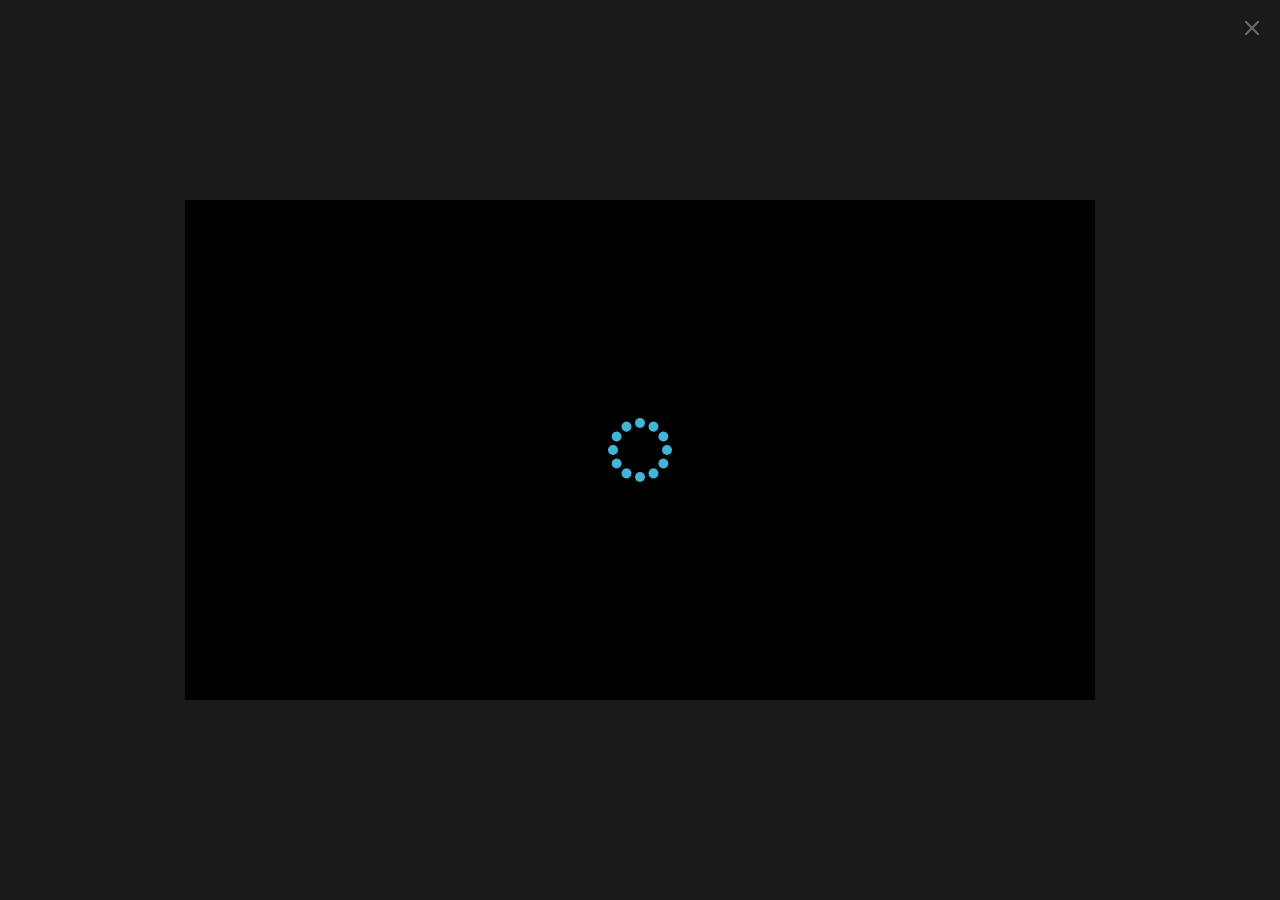
<file: modal.html>
<!DOCTYPE html>
<html lang="en">
<head>
    <meta charset="UTF-8">
    <meta name="viewport" content="width=device-width, initial-scale=1.0">
    <link rel="stylesheet" href="styles/style.css" />
    <title>Document</title>
</head>
<body>
    <div class="loading" style="display: block;">
        <img class="order close" src="ui/close.png" alt="X" />
  
        <div class="modal bg-black a-centr j-centr">
            <div class="center">
                <section>
                    <div class='sk-circle-bounce'>
                    <div class='sk-child sk-circle-1'></div>
                    <div class='sk-child sk-circle-2'></div>
                    <div class='sk-child sk-circle-3'></div>
                    <div class='sk-child sk-circle-4'></div>
                    <div class='sk-child sk-circle-5'></div>
                    <div class='sk-child sk-circle-6'></div>
                    <div class='sk-child sk-circle-7'></div>
                    <div class='sk-child sk-circle-8'></div>
                    <div class='sk-child sk-circle-9'></div>
                    <div class='sk-child sk-circle-10'></div>
                    <div class='sk-child sk-circle-11'></div>
                    <div class='sk-child sk-circle-12'></div>
                    </div>
                </section>
            </div>
        </div>
        <div class="layer order"></div>
    </div> 
</body>
</html>
</file>
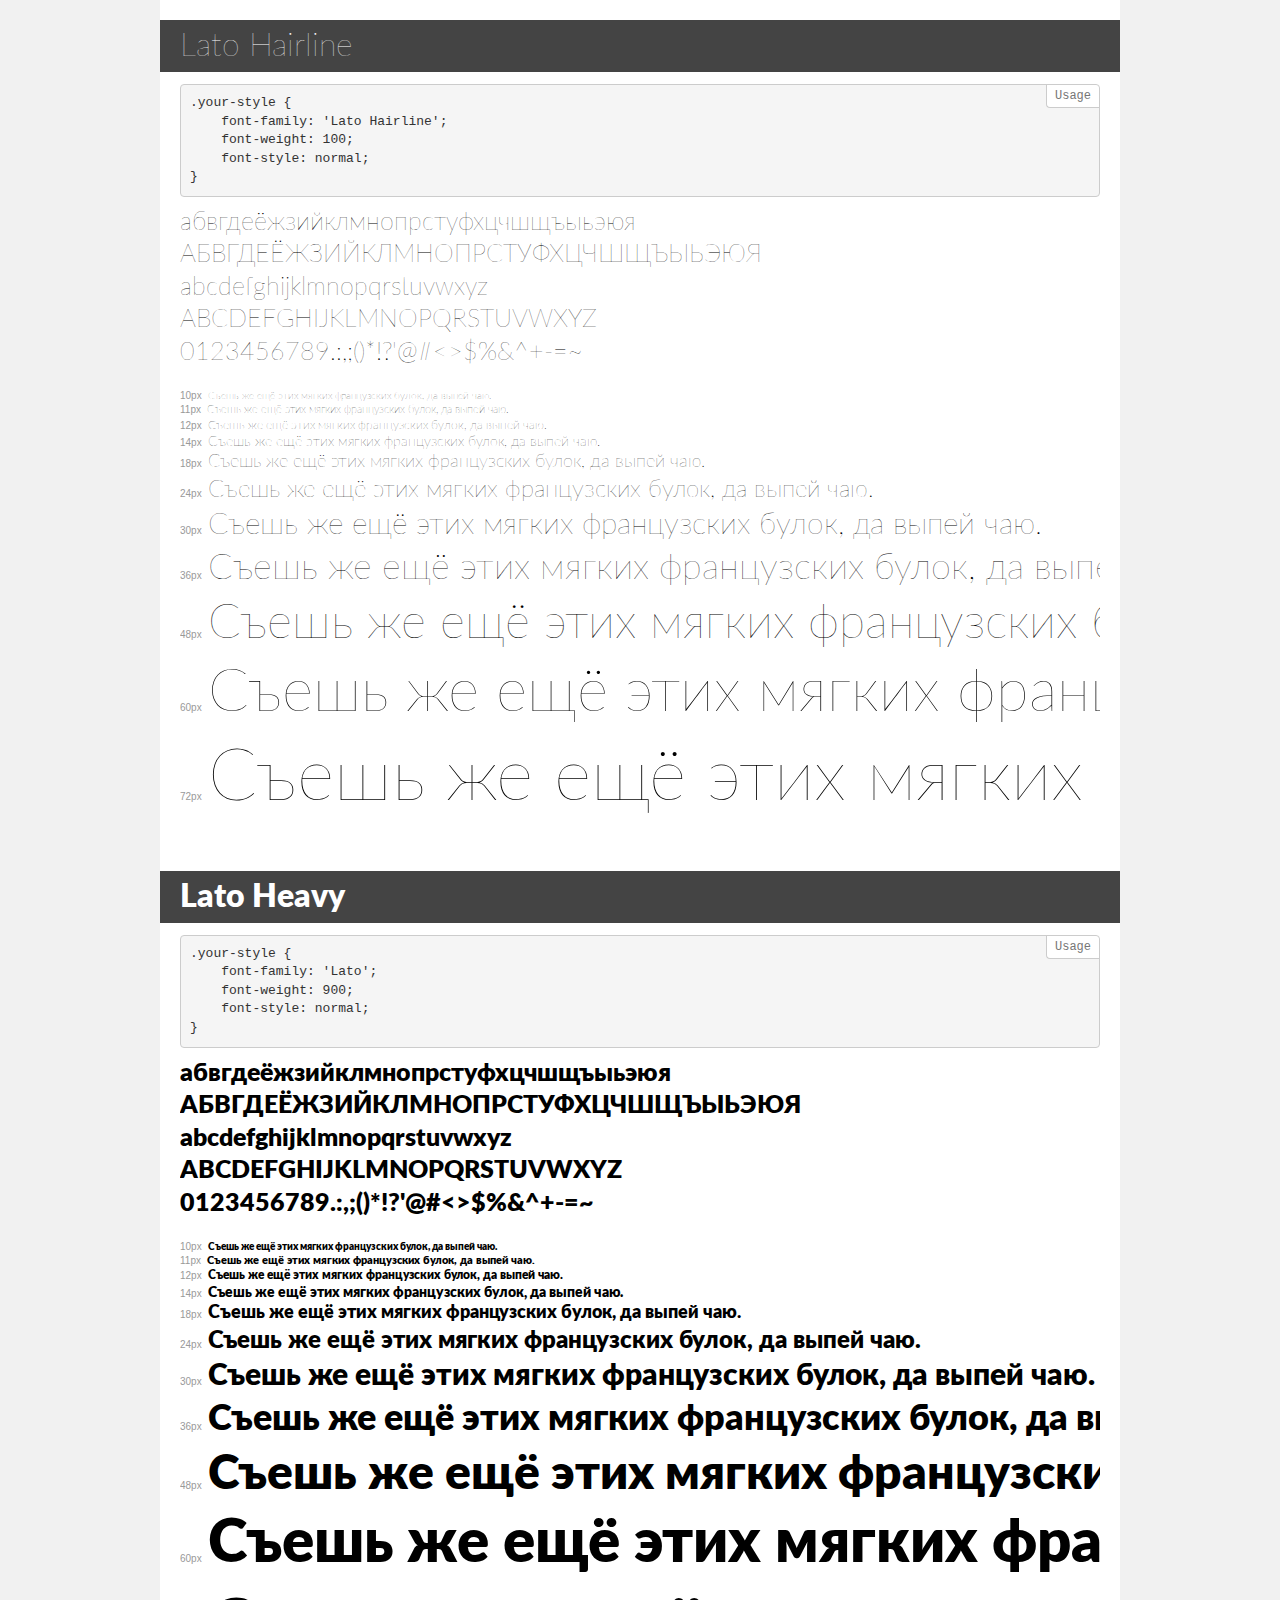
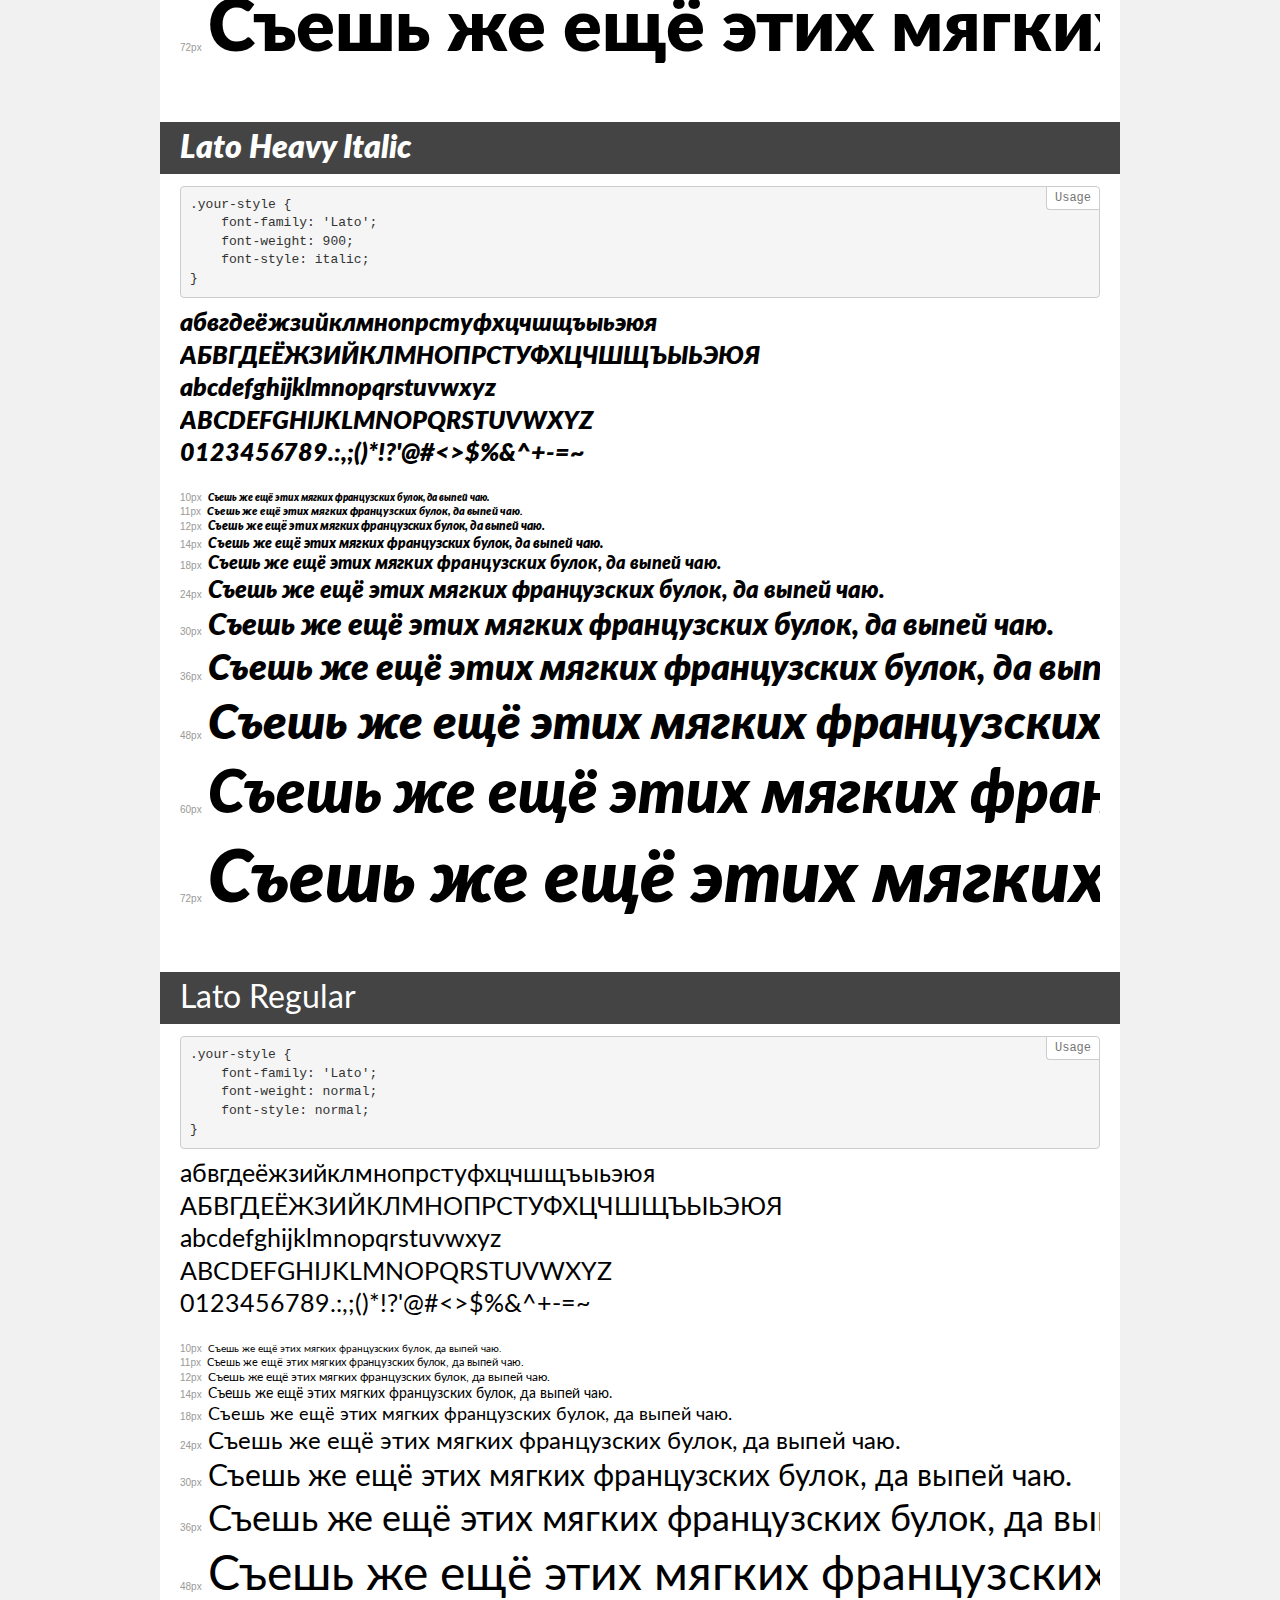
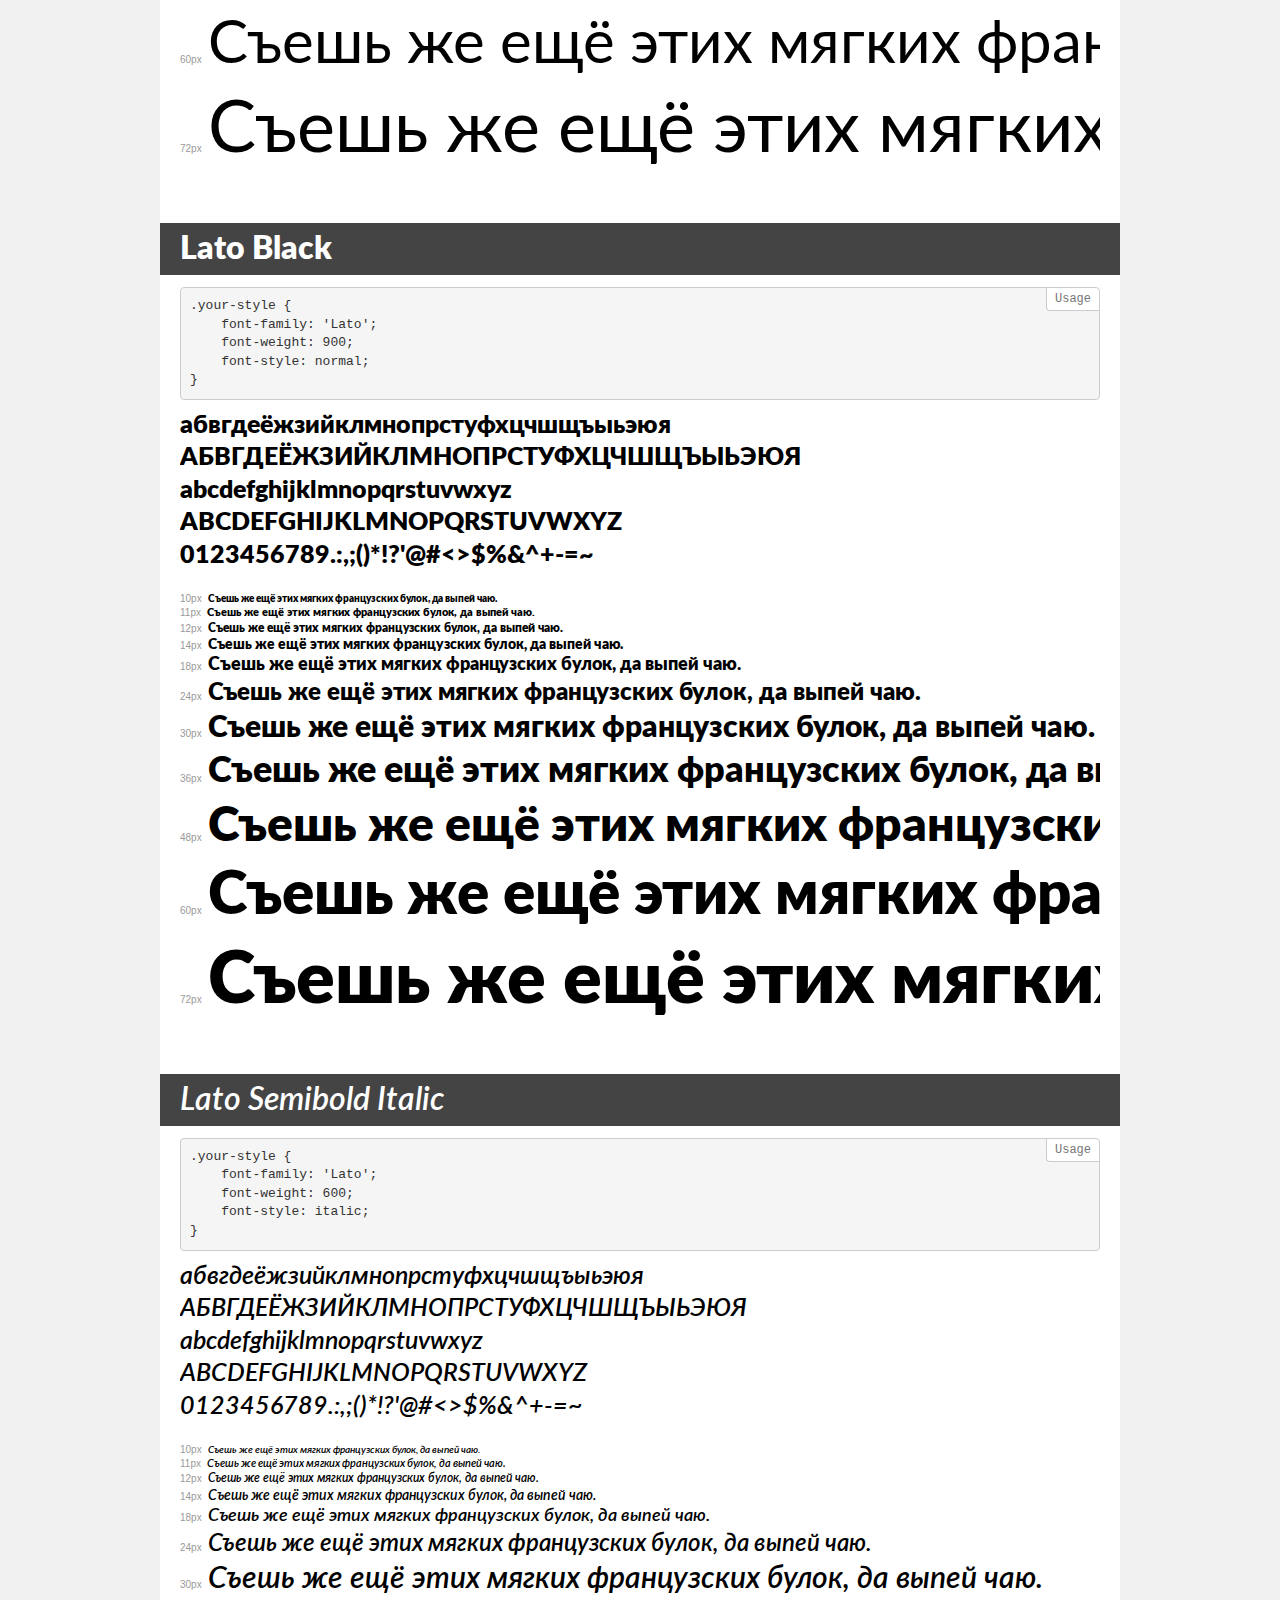
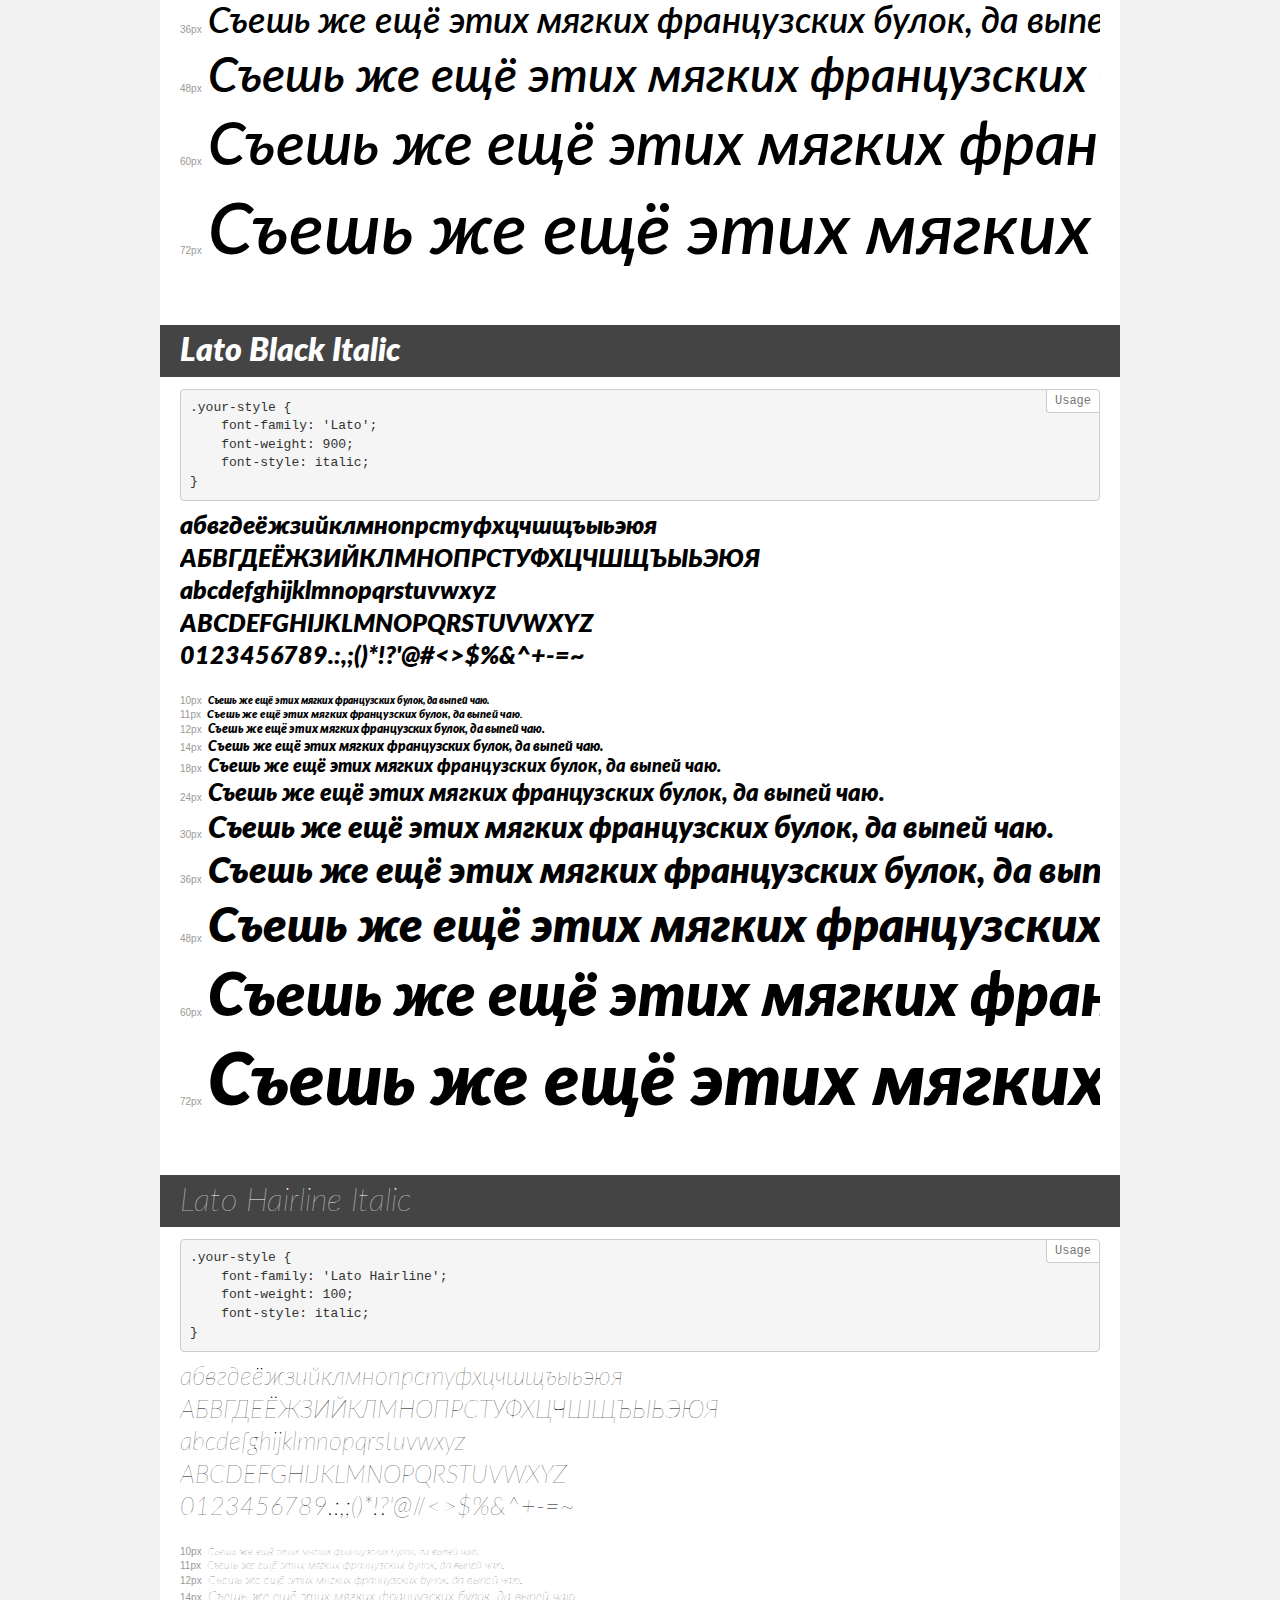
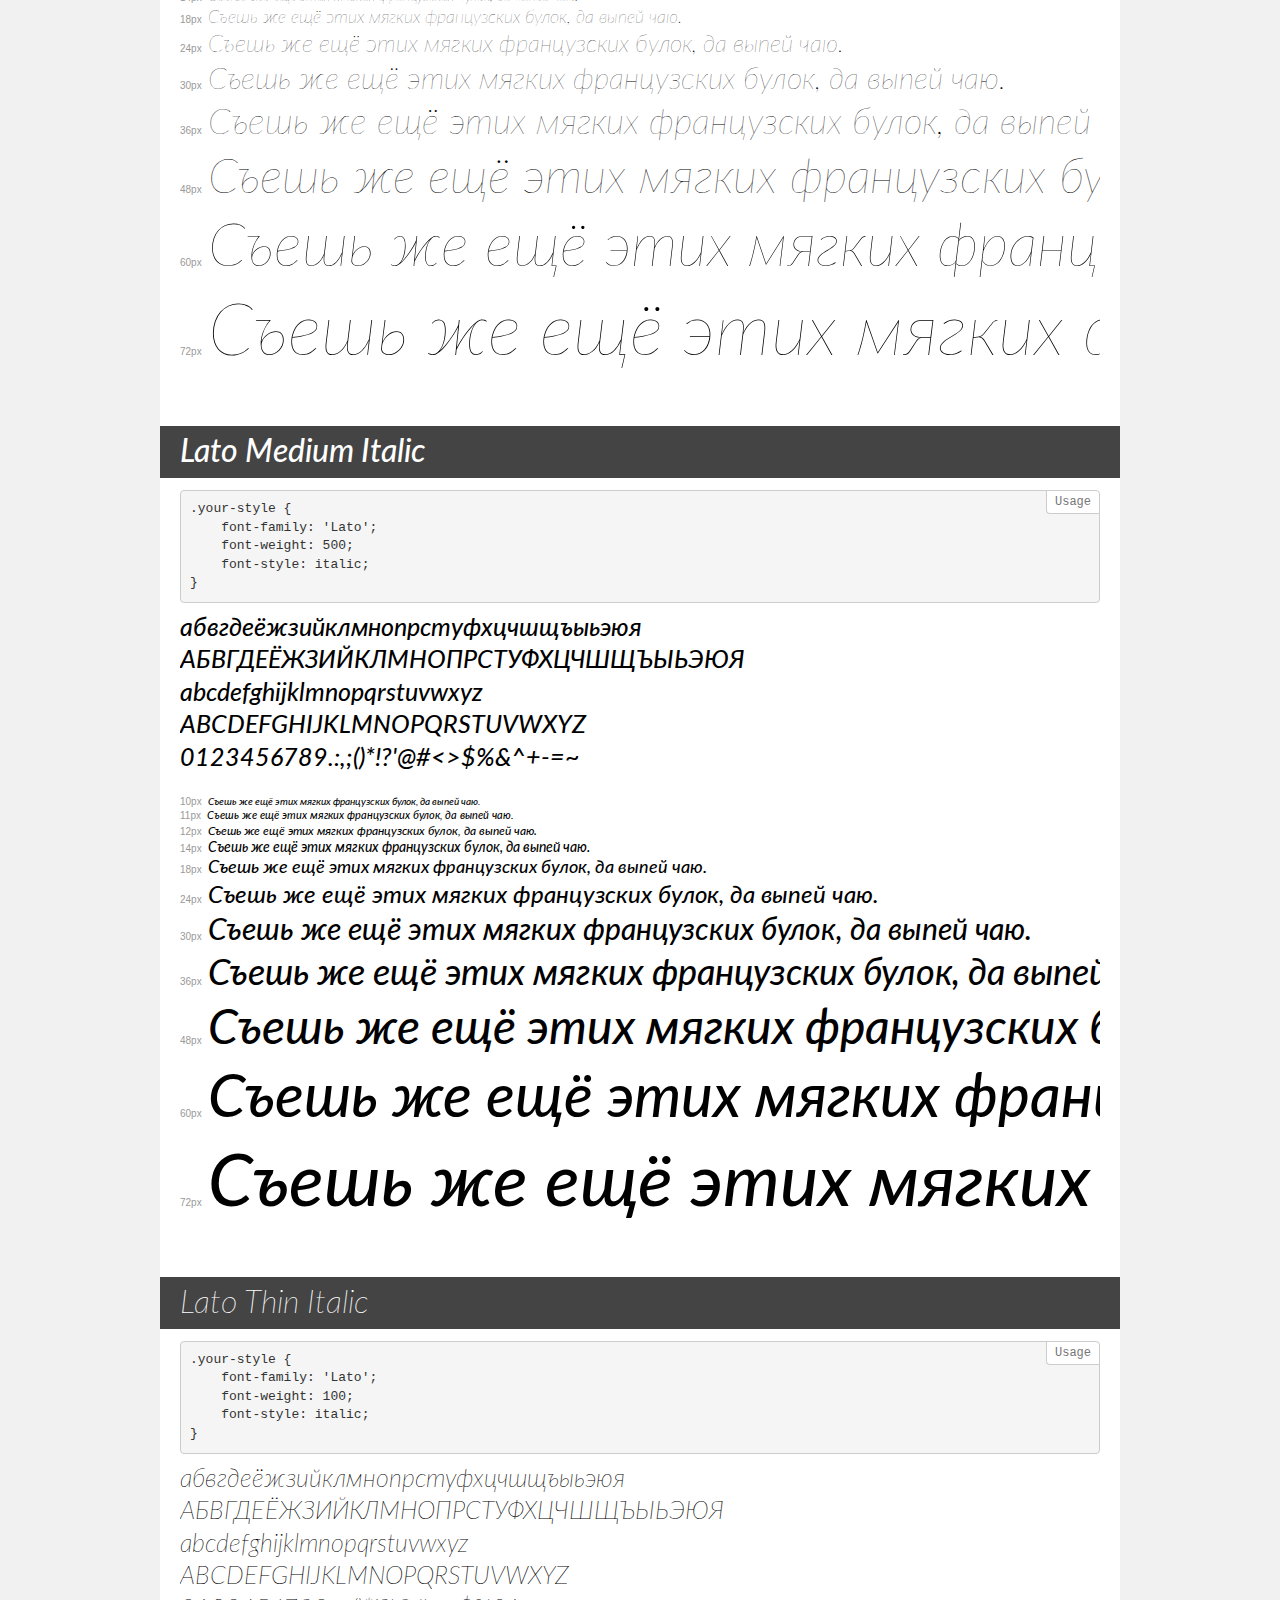
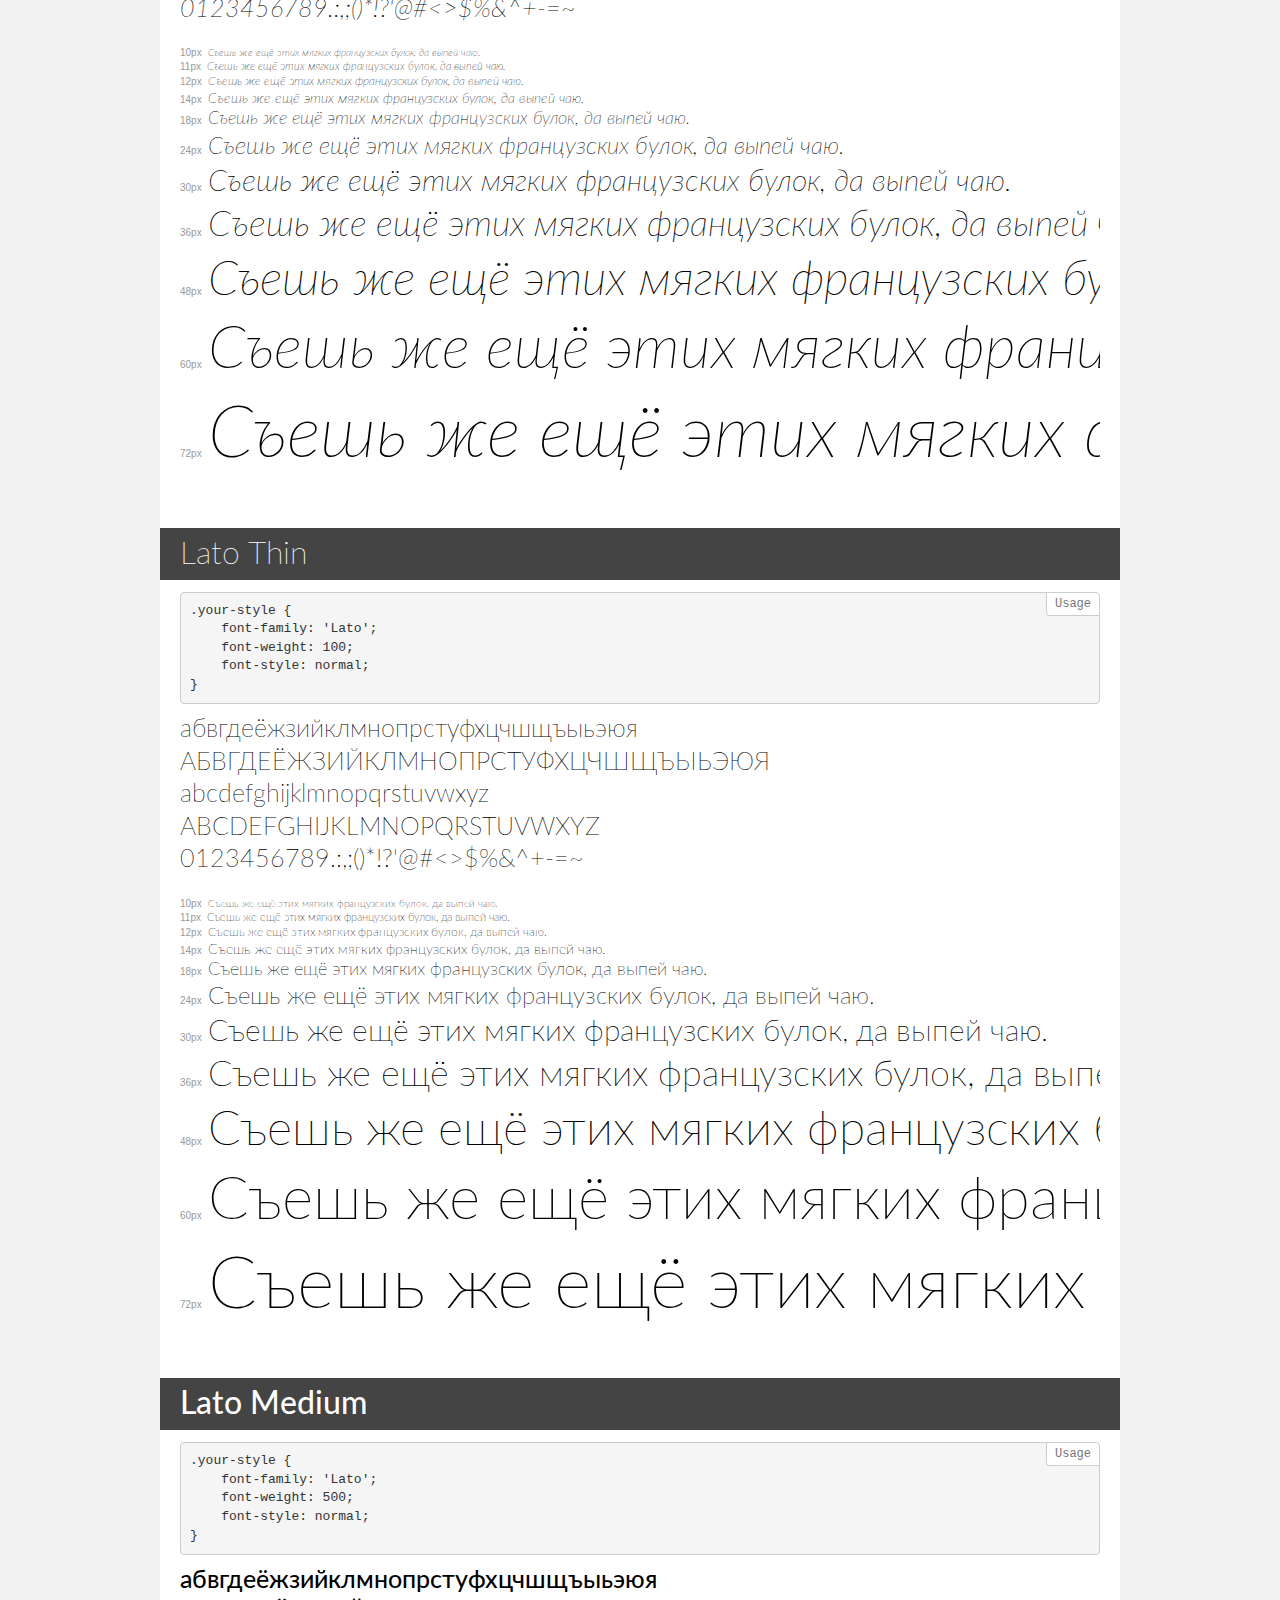
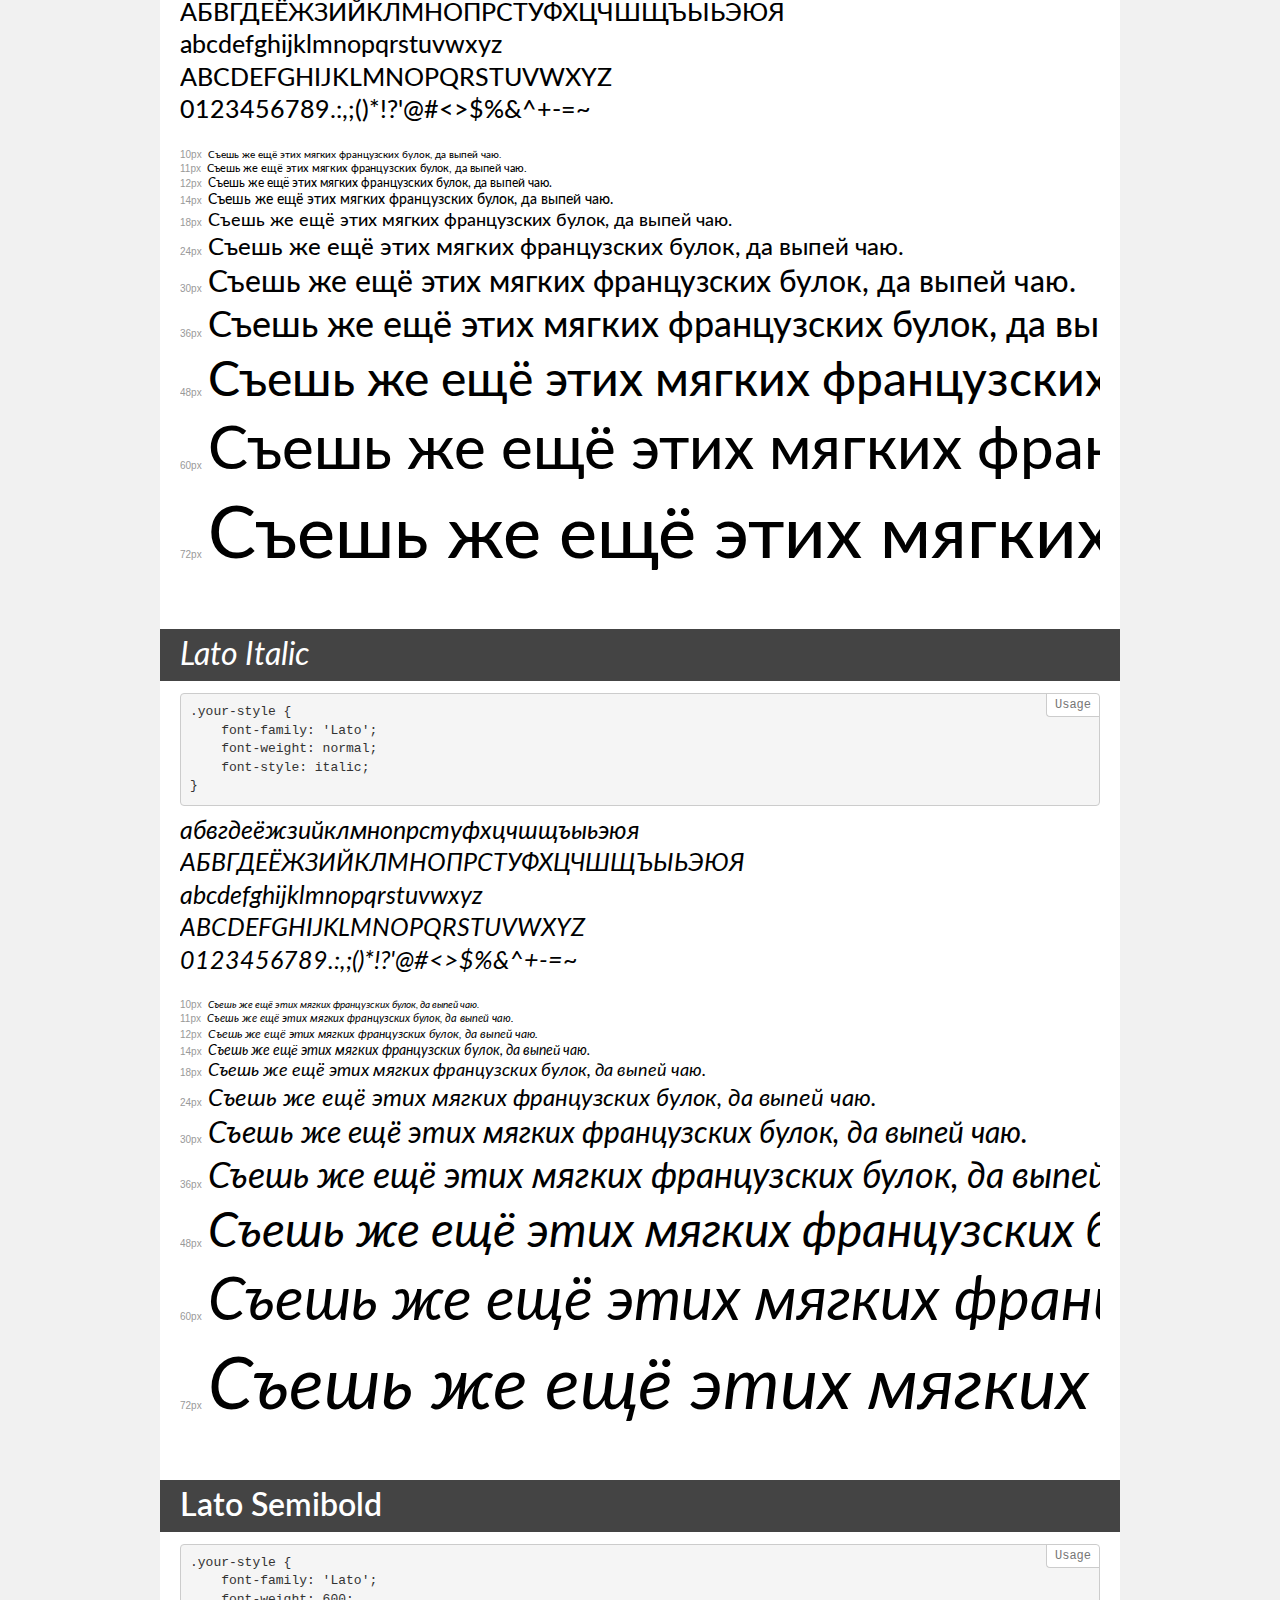
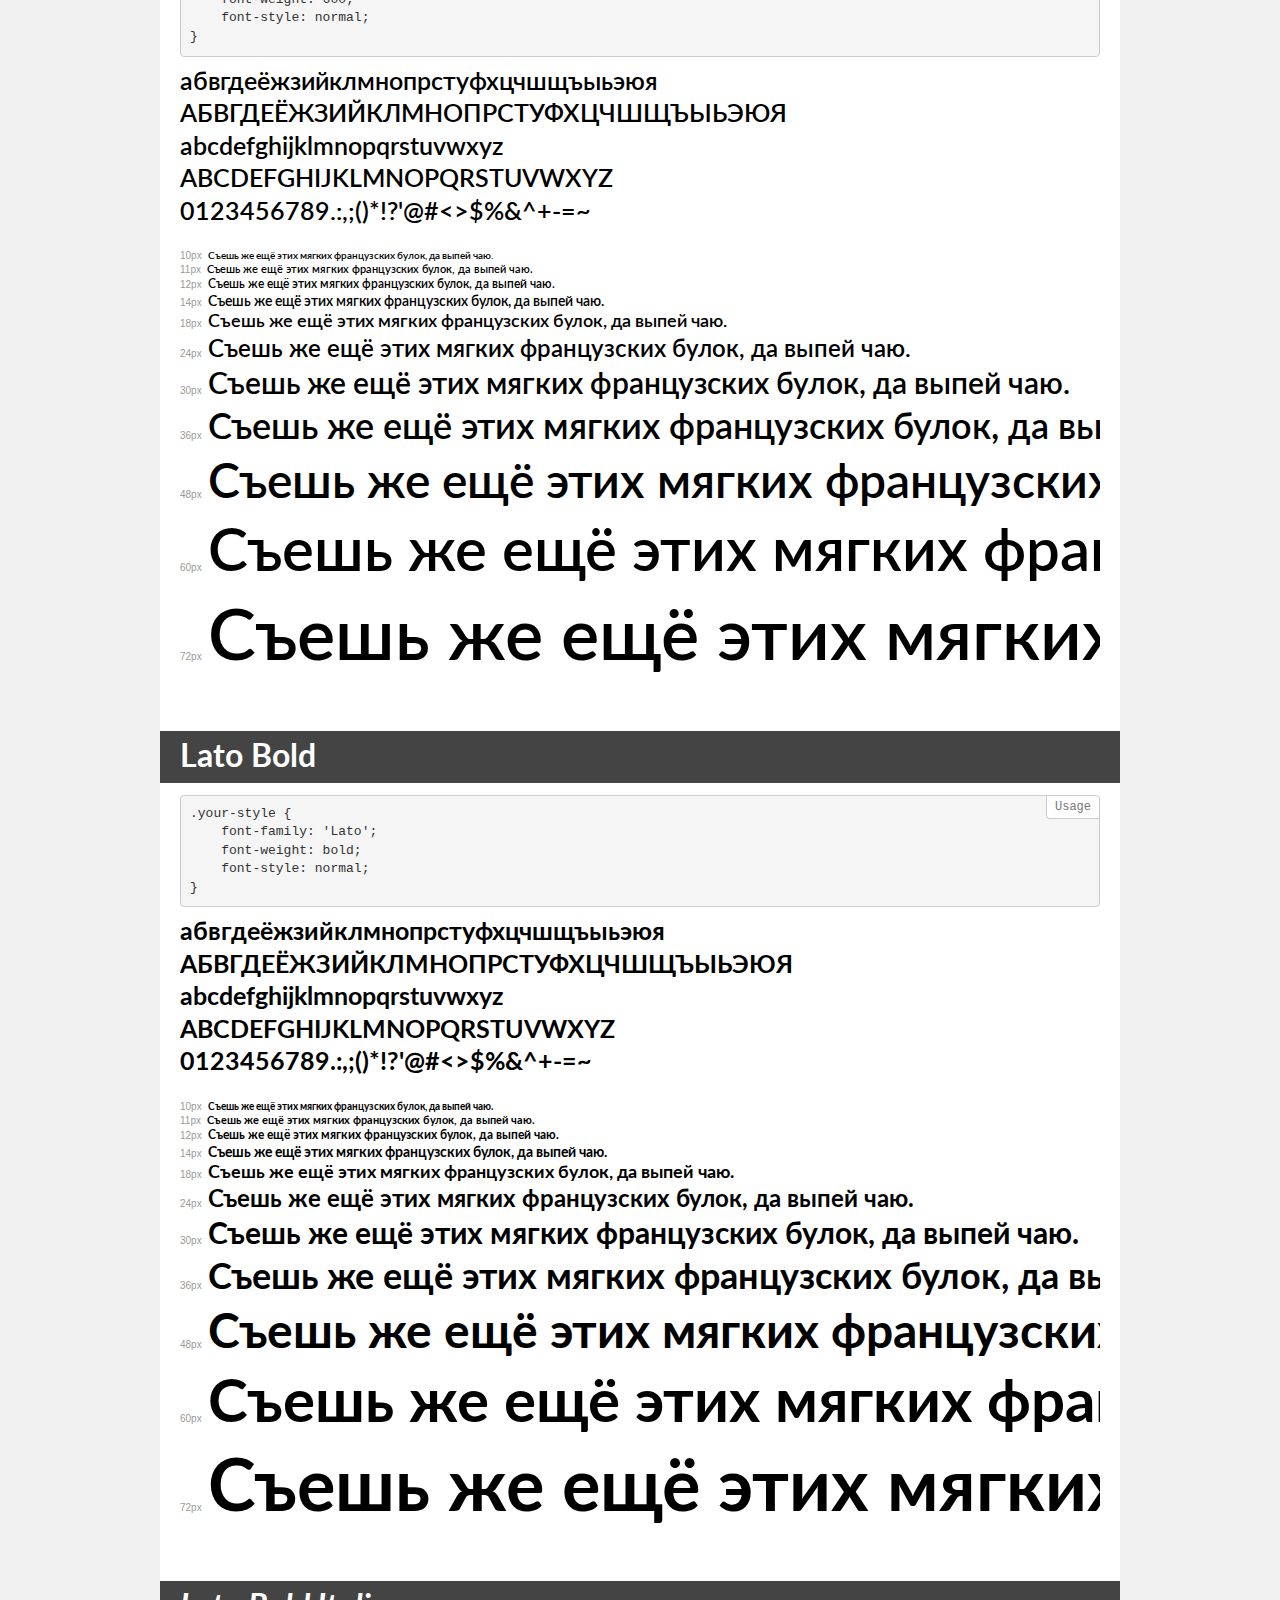
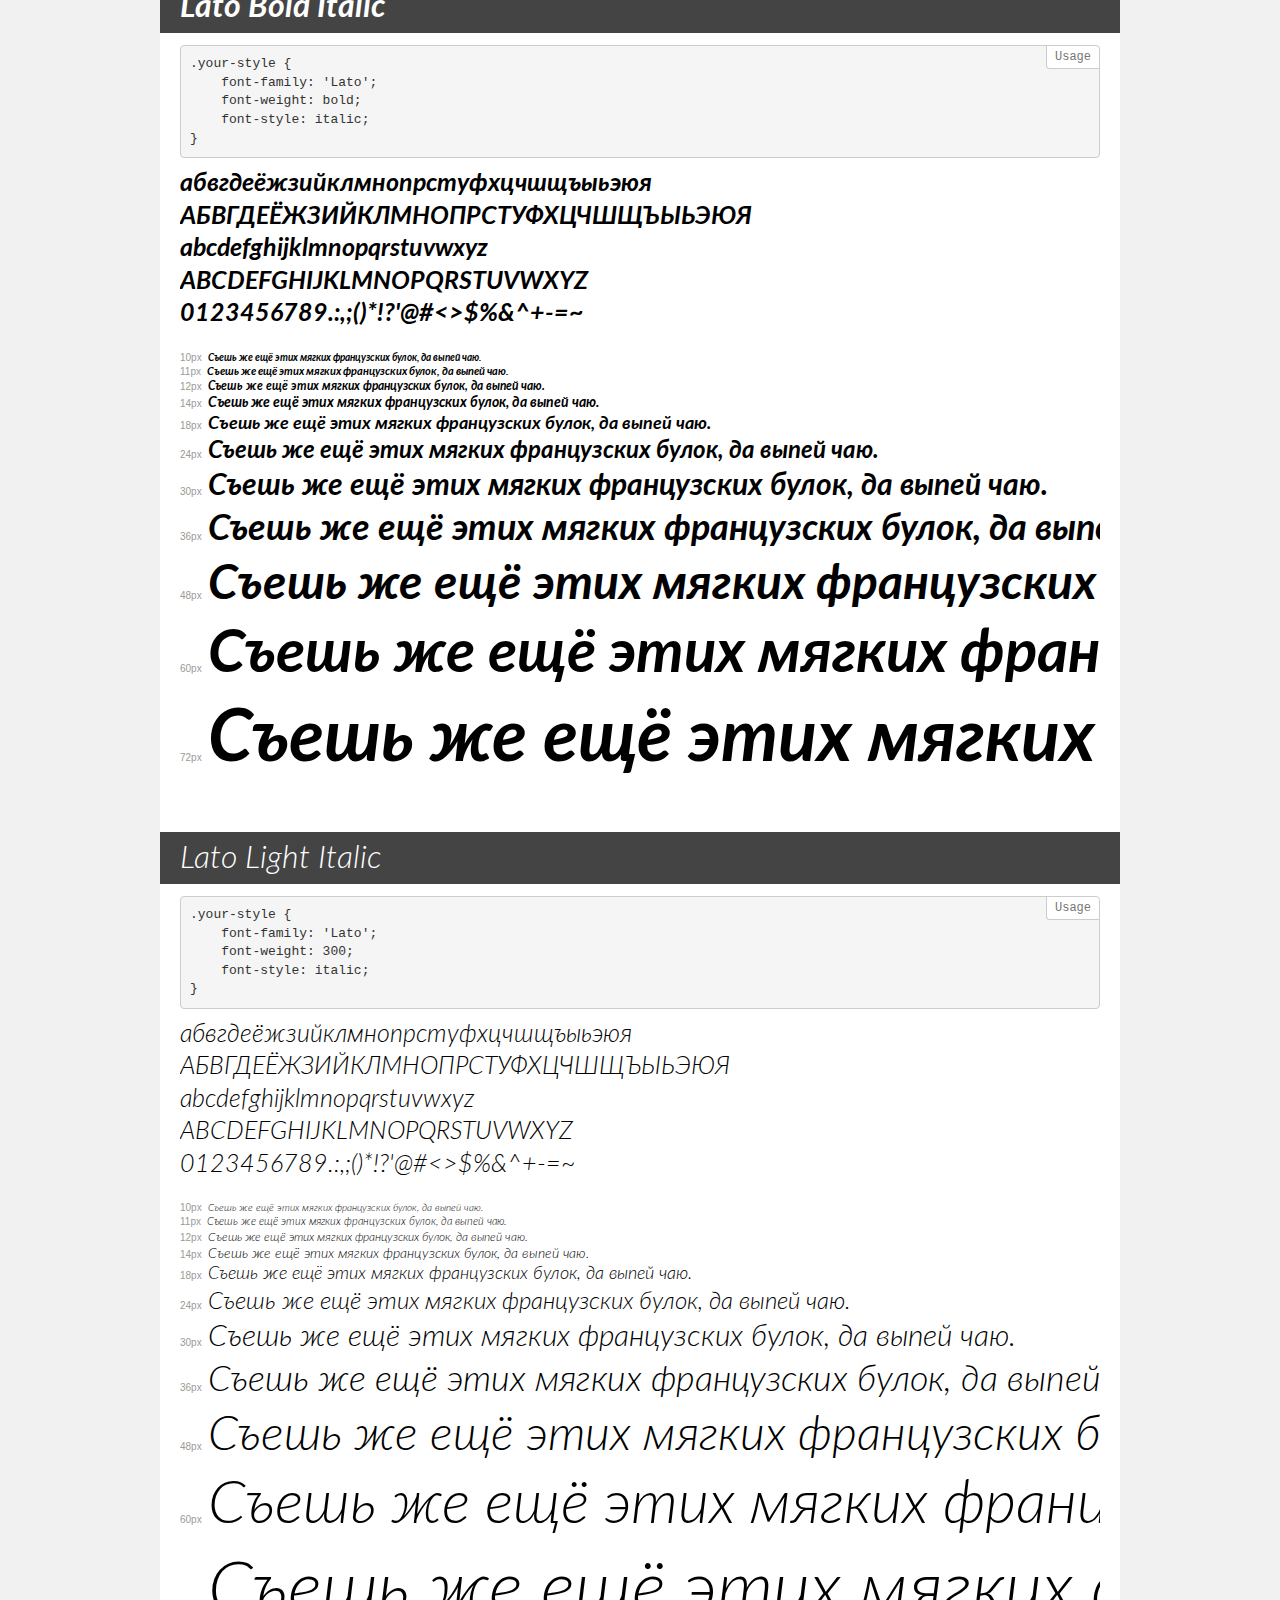
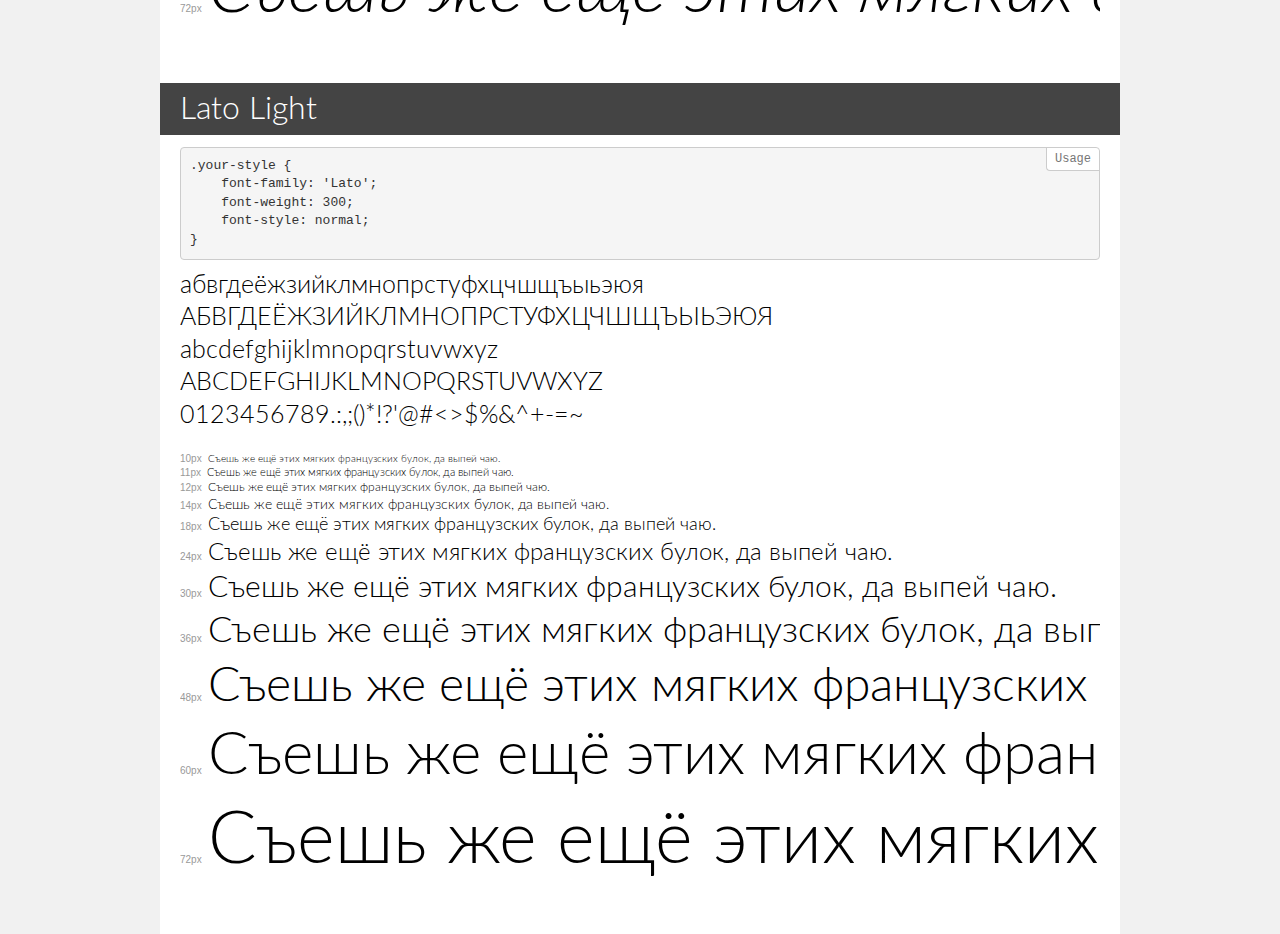
<file: fonts/demo.html>
<!DOCTYPE html>
<html>
<head>
    <meta charset="utf-8">
    <meta http-equiv="X-UA-Compatible" content="IE=edge">
    <meta name="viewport" content="width=device-width, initial-scale=1">
    <meta name="robots" content="noindex, noarchive">
    <title>Transfonter demo</title>
    <link href="stylesheet.css" rel="stylesheet">
    <style>
        /*
        http://meyerweb.com/eric/tools/css/reset/
        v2.0 | 20110126
        License: none (public domain)
        */
        html, body, div, span, applet, object, iframe,
        h1, h2, h3, h4, h5, h6, p, blockquote, pre,
        a, abbr, acronym, address, big, cite, code,
        del, dfn, em, img, ins, kbd, q, s, samp,
        small, strike, strong, sub, sup, tt, var,
        b, u, i, center,
        dl, dt, dd, ol, ul, li,
        fieldset, form, label, legend,
        table, caption, tbody, tfoot, thead, tr, th, td,
        article, aside, canvas, details, embed,
        figure, figcaption, footer, header, hgroup,
        menu, nav, output, ruby, section, summary,
        time, mark, audio, video {
            margin: 0;
            padding: 0;
            border: 0;
            font-size: 100%;
            font: inherit;
            vertical-align: baseline;
        }
        /* HTML5 display-role reset for older browsers */
        article, aside, details, figcaption, figure,
        footer, header, hgroup, menu, nav, section {
            display: block;
        }
        body {
            line-height: 1;
        }
        ol, ul {
            list-style: none;
        }
        blockquote, q {
            quotes: none;
        }
        blockquote:before, blockquote:after,
        q:before, q:after {
            content: '';
            content: none;
        }
        table {
            border-collapse: collapse;
            border-spacing: 0;
        }
        /* common styles */
        body {
            background: #f1f1f1;
            color: #000;
        }
        .page {
            background: #fff;
            width: 920px;
            margin: 0 auto;
            padding: 20px 20px 0 20px;
            overflow: hidden;
        }
        .font-container {
            overflow-x: auto;
            overflow-y: hidden;
            margin-bottom: 40px;
            line-height: 1.3;
            white-space: nowrap;
            padding-bottom: 5px;
        }
        h1 {
            position: relative;
            background: #444;
            font-size: 32px;
            color: #fff;
            padding: 10px 20px;
            margin: 0 -20px 12px -20px;
        }
        .letters {
            font-size: 25px;
            margin-bottom: 20px;
        }
        .s10:before {
            content: '10px';
        }
        .s11:before {
            content: '11px';
        }
        .s12:before {
            content: '12px';
        }
        .s14:before {
            content: '14px';
        }
        .s18:before {
            content: '18px';
        }
        .s24:before {
            content: '24px';
        }
        .s30:before {
            content: '30px';
        }
        .s36:before {
            content: '36px';
        }
        .s48:before {
            content: '48px';
        }
        .s60:before {
            content: '60px';
        }
        .s72:before {
            content: '72px';
        }
        .s10:before, .s11:before, .s12:before, .s14:before,
        .s18:before, .s24:before, .s30:before, .s36:before,
        .s48:before, .s60:before, .s72:before {
            font-family: Arial, sans-serif;
            font-size: 10px;
            font-weight: normal;
            font-style: normal;
            color: #999;
            padding-right: 6px;
        }
        pre {
            display: block;
            position: relative;
            padding: 9px;
            margin: 0 0 10px;
            font-family: Monaco, Menlo, Consolas, "Courier New", monospace !important;
            font-size: 13px;
            line-height: 1.428571429;
            color: #333;
            font-weight: normal !important;
            font-style: normal !important;
            background-color: #f5f5f5;
            border: 1px solid #ccc;
            overflow-x: auto;
            border-radius: 4px;
        }
        pre:after {
            display: block;
            position: absolute;
            right: 0;
            top: 0;
            content: 'Usage';
            line-height: 1;
            padding: 5px 8px;
            font-size: 12px;
            color: #767676;
            background-color: #fff;
            border: 1px solid #ccc;
            border-right: none;
            border-top: none;
            border-radius: 0 4px 0 4px;
            z-index: 10;
        }
        /* responsive */
        @media (max-width: 959px) {
            .page {
                width: auto;
                margin: 0;
            }
        }
    </style>
</head>
<body>
<div class="page">
    <div class="demo" style="font-family: 'Lato Hairline'; font-weight: 100; font-style: normal;">
        <h1>Lato Hairline</h1>
        <pre>.your-style {
    font-family: 'Lato Hairline';
    font-weight: 100;
    font-style: normal;
}</pre>
        <div class="font-container">
            <p class="letters">
                абвгдеёжзийклмнопрстуфхцчшщъыьэюя<br>
АБВГДЕЁЖЗИЙКЛМНОПРСТУФХЦЧШЩЪЫЬЭЮЯ<br>
abcdefghijklmnopqrstuvwxyz<br>
ABCDEFGHIJKLMNOPQRSTUVWXYZ<br>
                0123456789.:,;()*!?'@#<>$%&^+-=~
            </p>
            <p class="s10" style="font-size: 10px;">Съешь же ещё этих мягких французских булок, да выпей чаю.</p>
            <p class="s11" style="font-size: 11px;">Съешь же ещё этих мягких французских булок, да выпей чаю.</p>
            <p class="s12" style="font-size: 12px;">Съешь же ещё этих мягких французских булок, да выпей чаю.</p>
            <p class="s14" style="font-size: 14px;">Съешь же ещё этих мягких французских булок, да выпей чаю.</p>
            <p class="s18" style="font-size: 18px;">Съешь же ещё этих мягких французских булок, да выпей чаю.</p>
            <p class="s24" style="font-size: 24px;">Съешь же ещё этих мягких французских булок, да выпей чаю.</p>
            <p class="s30" style="font-size: 30px;">Съешь же ещё этих мягких французских булок, да выпей чаю.</p>
            <p class="s36" style="font-size: 36px;">Съешь же ещё этих мягких французских булок, да выпей чаю.</p>
            <p class="s48" style="font-size: 48px;">Съешь же ещё этих мягких французских булок, да выпей чаю.</p>
            <p class="s60" style="font-size: 60px;">Съешь же ещё этих мягких французских булок, да выпей чаю.</p>
            <p class="s72" style="font-size: 72px;">Съешь же ещё этих мягких французских булок, да выпей чаю.</p>
        </div>
    </div>
    <div class="demo" style="font-family: 'Lato'; font-weight: 900; font-style: normal;">
        <h1>Lato Heavy</h1>
        <pre>.your-style {
    font-family: 'Lato';
    font-weight: 900;
    font-style: normal;
}</pre>
        <div class="font-container">
            <p class="letters">
                абвгдеёжзийклмнопрстуфхцчшщъыьэюя<br>
АБВГДЕЁЖЗИЙКЛМНОПРСТУФХЦЧШЩЪЫЬЭЮЯ<br>
abcdefghijklmnopqrstuvwxyz<br>
ABCDEFGHIJKLMNOPQRSTUVWXYZ<br>
                0123456789.:,;()*!?'@#<>$%&^+-=~
            </p>
            <p class="s10" style="font-size: 10px;">Съешь же ещё этих мягких французских булок, да выпей чаю.</p>
            <p class="s11" style="font-size: 11px;">Съешь же ещё этих мягких французских булок, да выпей чаю.</p>
            <p class="s12" style="font-size: 12px;">Съешь же ещё этих мягких французских булок, да выпей чаю.</p>
            <p class="s14" style="font-size: 14px;">Съешь же ещё этих мягких французских булок, да выпей чаю.</p>
            <p class="s18" style="font-size: 18px;">Съешь же ещё этих мягких французских булок, да выпей чаю.</p>
            <p class="s24" style="font-size: 24px;">Съешь же ещё этих мягких французских булок, да выпей чаю.</p>
            <p class="s30" style="font-size: 30px;">Съешь же ещё этих мягких французских булок, да выпей чаю.</p>
            <p class="s36" style="font-size: 36px;">Съешь же ещё этих мягких французских булок, да выпей чаю.</p>
            <p class="s48" style="font-size: 48px;">Съешь же ещё этих мягких французских булок, да выпей чаю.</p>
            <p class="s60" style="font-size: 60px;">Съешь же ещё этих мягких французских булок, да выпей чаю.</p>
            <p class="s72" style="font-size: 72px;">Съешь же ещё этих мягких французских булок, да выпей чаю.</p>
        </div>
    </div>
    <div class="demo" style="font-family: 'Lato'; font-weight: 900; font-style: italic;">
        <h1>Lato Heavy Italic</h1>
        <pre>.your-style {
    font-family: 'Lato';
    font-weight: 900;
    font-style: italic;
}</pre>
        <div class="font-container">
            <p class="letters">
                абвгдеёжзийклмнопрстуфхцчшщъыьэюя<br>
АБВГДЕЁЖЗИЙКЛМНОПРСТУФХЦЧШЩЪЫЬЭЮЯ<br>
abcdefghijklmnopqrstuvwxyz<br>
ABCDEFGHIJKLMNOPQRSTUVWXYZ<br>
                0123456789.:,;()*!?'@#<>$%&^+-=~
            </p>
            <p class="s10" style="font-size: 10px;">Съешь же ещё этих мягких французских булок, да выпей чаю.</p>
            <p class="s11" style="font-size: 11px;">Съешь же ещё этих мягких французских булок, да выпей чаю.</p>
            <p class="s12" style="font-size: 12px;">Съешь же ещё этих мягких французских булок, да выпей чаю.</p>
            <p class="s14" style="font-size: 14px;">Съешь же ещё этих мягких французских булок, да выпей чаю.</p>
            <p class="s18" style="font-size: 18px;">Съешь же ещё этих мягких французских булок, да выпей чаю.</p>
            <p class="s24" style="font-size: 24px;">Съешь же ещё этих мягких французских булок, да выпей чаю.</p>
            <p class="s30" style="font-size: 30px;">Съешь же ещё этих мягких французских булок, да выпей чаю.</p>
            <p class="s36" style="font-size: 36px;">Съешь же ещё этих мягких французских булок, да выпей чаю.</p>
            <p class="s48" style="font-size: 48px;">Съешь же ещё этих мягких французских булок, да выпей чаю.</p>
            <p class="s60" style="font-size: 60px;">Съешь же ещё этих мягких французских булок, да выпей чаю.</p>
            <p class="s72" style="font-size: 72px;">Съешь же ещё этих мягких французских булок, да выпей чаю.</p>
        </div>
    </div>
    <div class="demo" style="font-family: 'Lato'; font-weight: normal; font-style: normal;">
        <h1>Lato Regular</h1>
        <pre>.your-style {
    font-family: 'Lato';
    font-weight: normal;
    font-style: normal;
}</pre>
        <div class="font-container">
            <p class="letters">
                абвгдеёжзийклмнопрстуфхцчшщъыьэюя<br>
АБВГДЕЁЖЗИЙКЛМНОПРСТУФХЦЧШЩЪЫЬЭЮЯ<br>
abcdefghijklmnopqrstuvwxyz<br>
ABCDEFGHIJKLMNOPQRSTUVWXYZ<br>
                0123456789.:,;()*!?'@#<>$%&^+-=~
            </p>
            <p class="s10" style="font-size: 10px;">Съешь же ещё этих мягких французских булок, да выпей чаю.</p>
            <p class="s11" style="font-size: 11px;">Съешь же ещё этих мягких французских булок, да выпей чаю.</p>
            <p class="s12" style="font-size: 12px;">Съешь же ещё этих мягких французских булок, да выпей чаю.</p>
            <p class="s14" style="font-size: 14px;">Съешь же ещё этих мягких французских булок, да выпей чаю.</p>
            <p class="s18" style="font-size: 18px;">Съешь же ещё этих мягких французских булок, да выпей чаю.</p>
            <p class="s24" style="font-size: 24px;">Съешь же ещё этих мягких французских булок, да выпей чаю.</p>
            <p class="s30" style="font-size: 30px;">Съешь же ещё этих мягких французских булок, да выпей чаю.</p>
            <p class="s36" style="font-size: 36px;">Съешь же ещё этих мягких французских булок, да выпей чаю.</p>
            <p class="s48" style="font-size: 48px;">Съешь же ещё этих мягких французских булок, да выпей чаю.</p>
            <p class="s60" style="font-size: 60px;">Съешь же ещё этих мягких французских булок, да выпей чаю.</p>
            <p class="s72" style="font-size: 72px;">Съешь же ещё этих мягких французских булок, да выпей чаю.</p>
        </div>
    </div>
    <div class="demo" style="font-family: 'Lato'; font-weight: 900; font-style: normal;">
        <h1>Lato Black</h1>
        <pre>.your-style {
    font-family: 'Lato';
    font-weight: 900;
    font-style: normal;
}</pre>
        <div class="font-container">
            <p class="letters">
                абвгдеёжзийклмнопрстуфхцчшщъыьэюя<br>
АБВГДЕЁЖЗИЙКЛМНОПРСТУФХЦЧШЩЪЫЬЭЮЯ<br>
abcdefghijklmnopqrstuvwxyz<br>
ABCDEFGHIJKLMNOPQRSTUVWXYZ<br>
                0123456789.:,;()*!?'@#<>$%&^+-=~
            </p>
            <p class="s10" style="font-size: 10px;">Съешь же ещё этих мягких французских булок, да выпей чаю.</p>
            <p class="s11" style="font-size: 11px;">Съешь же ещё этих мягких французских булок, да выпей чаю.</p>
            <p class="s12" style="font-size: 12px;">Съешь же ещё этих мягких французских булок, да выпей чаю.</p>
            <p class="s14" style="font-size: 14px;">Съешь же ещё этих мягких французских булок, да выпей чаю.</p>
            <p class="s18" style="font-size: 18px;">Съешь же ещё этих мягких французских булок, да выпей чаю.</p>
            <p class="s24" style="font-size: 24px;">Съешь же ещё этих мягких французских булок, да выпей чаю.</p>
            <p class="s30" style="font-size: 30px;">Съешь же ещё этих мягких французских булок, да выпей чаю.</p>
            <p class="s36" style="font-size: 36px;">Съешь же ещё этих мягких французских булок, да выпей чаю.</p>
            <p class="s48" style="font-size: 48px;">Съешь же ещё этих мягких французских булок, да выпей чаю.</p>
            <p class="s60" style="font-size: 60px;">Съешь же ещё этих мягких французских булок, да выпей чаю.</p>
            <p class="s72" style="font-size: 72px;">Съешь же ещё этих мягких французских булок, да выпей чаю.</p>
        </div>
    </div>
    <div class="demo" style="font-family: 'Lato'; font-weight: 600; font-style: italic;">
        <h1>Lato Semibold Italic</h1>
        <pre>.your-style {
    font-family: 'Lato';
    font-weight: 600;
    font-style: italic;
}</pre>
        <div class="font-container">
            <p class="letters">
                абвгдеёжзийклмнопрстуфхцчшщъыьэюя<br>
АБВГДЕЁЖЗИЙКЛМНОПРСТУФХЦЧШЩЪЫЬЭЮЯ<br>
abcdefghijklmnopqrstuvwxyz<br>
ABCDEFGHIJKLMNOPQRSTUVWXYZ<br>
                0123456789.:,;()*!?'@#<>$%&^+-=~
            </p>
            <p class="s10" style="font-size: 10px;">Съешь же ещё этих мягких французских булок, да выпей чаю.</p>
            <p class="s11" style="font-size: 11px;">Съешь же ещё этих мягких французских булок, да выпей чаю.</p>
            <p class="s12" style="font-size: 12px;">Съешь же ещё этих мягких французских булок, да выпей чаю.</p>
            <p class="s14" style="font-size: 14px;">Съешь же ещё этих мягких французских булок, да выпей чаю.</p>
            <p class="s18" style="font-size: 18px;">Съешь же ещё этих мягких французских булок, да выпей чаю.</p>
            <p class="s24" style="font-size: 24px;">Съешь же ещё этих мягких французских булок, да выпей чаю.</p>
            <p class="s30" style="font-size: 30px;">Съешь же ещё этих мягких французских булок, да выпей чаю.</p>
            <p class="s36" style="font-size: 36px;">Съешь же ещё этих мягких французских булок, да выпей чаю.</p>
            <p class="s48" style="font-size: 48px;">Съешь же ещё этих мягких французских булок, да выпей чаю.</p>
            <p class="s60" style="font-size: 60px;">Съешь же ещё этих мягких французских булок, да выпей чаю.</p>
            <p class="s72" style="font-size: 72px;">Съешь же ещё этих мягких французских булок, да выпей чаю.</p>
        </div>
    </div>
    <div class="demo" style="font-family: 'Lato'; font-weight: 900; font-style: italic;">
        <h1>Lato Black Italic</h1>
        <pre>.your-style {
    font-family: 'Lato';
    font-weight: 900;
    font-style: italic;
}</pre>
        <div class="font-container">
            <p class="letters">
                абвгдеёжзийклмнопрстуфхцчшщъыьэюя<br>
АБВГДЕЁЖЗИЙКЛМНОПРСТУФХЦЧШЩЪЫЬЭЮЯ<br>
abcdefghijklmnopqrstuvwxyz<br>
ABCDEFGHIJKLMNOPQRSTUVWXYZ<br>
                0123456789.:,;()*!?'@#<>$%&^+-=~
            </p>
            <p class="s10" style="font-size: 10px;">Съешь же ещё этих мягких французских булок, да выпей чаю.</p>
            <p class="s11" style="font-size: 11px;">Съешь же ещё этих мягких французских булок, да выпей чаю.</p>
            <p class="s12" style="font-size: 12px;">Съешь же ещё этих мягких французских булок, да выпей чаю.</p>
            <p class="s14" style="font-size: 14px;">Съешь же ещё этих мягких французских булок, да выпей чаю.</p>
            <p class="s18" style="font-size: 18px;">Съешь же ещё этих мягких французских булок, да выпей чаю.</p>
            <p class="s24" style="font-size: 24px;">Съешь же ещё этих мягких французских булок, да выпей чаю.</p>
            <p class="s30" style="font-size: 30px;">Съешь же ещё этих мягких французских булок, да выпей чаю.</p>
            <p class="s36" style="font-size: 36px;">Съешь же ещё этих мягких французских булок, да выпей чаю.</p>
            <p class="s48" style="font-size: 48px;">Съешь же ещё этих мягких французских булок, да выпей чаю.</p>
            <p class="s60" style="font-size: 60px;">Съешь же ещё этих мягких французских булок, да выпей чаю.</p>
            <p class="s72" style="font-size: 72px;">Съешь же ещё этих мягких французских булок, да выпей чаю.</p>
        </div>
    </div>
    <div class="demo" style="font-family: 'Lato Hairline'; font-weight: 100; font-style: italic;">
        <h1>Lato Hairline Italic</h1>
        <pre>.your-style {
    font-family: 'Lato Hairline';
    font-weight: 100;
    font-style: italic;
}</pre>
        <div class="font-container">
            <p class="letters">
                абвгдеёжзийклмнопрстуфхцчшщъыьэюя<br>
АБВГДЕЁЖЗИЙКЛМНОПРСТУФХЦЧШЩЪЫЬЭЮЯ<br>
abcdefghijklmnopqrstuvwxyz<br>
ABCDEFGHIJKLMNOPQRSTUVWXYZ<br>
                0123456789.:,;()*!?'@#<>$%&^+-=~
            </p>
            <p class="s10" style="font-size: 10px;">Съешь же ещё этих мягких французских булок, да выпей чаю.</p>
            <p class="s11" style="font-size: 11px;">Съешь же ещё этих мягких французских булок, да выпей чаю.</p>
            <p class="s12" style="font-size: 12px;">Съешь же ещё этих мягких французских булок, да выпей чаю.</p>
            <p class="s14" style="font-size: 14px;">Съешь же ещё этих мягких французских булок, да выпей чаю.</p>
            <p class="s18" style="font-size: 18px;">Съешь же ещё этих мягких французских булок, да выпей чаю.</p>
            <p class="s24" style="font-size: 24px;">Съешь же ещё этих мягких французских булок, да выпей чаю.</p>
            <p class="s30" style="font-size: 30px;">Съешь же ещё этих мягких французских булок, да выпей чаю.</p>
            <p class="s36" style="font-size: 36px;">Съешь же ещё этих мягких французских булок, да выпей чаю.</p>
            <p class="s48" style="font-size: 48px;">Съешь же ещё этих мягких французских булок, да выпей чаю.</p>
            <p class="s60" style="font-size: 60px;">Съешь же ещё этих мягких французских булок, да выпей чаю.</p>
            <p class="s72" style="font-size: 72px;">Съешь же ещё этих мягких французских булок, да выпей чаю.</p>
        </div>
    </div>
    <div class="demo" style="font-family: 'Lato'; font-weight: 500; font-style: italic;">
        <h1>Lato Medium Italic</h1>
        <pre>.your-style {
    font-family: 'Lato';
    font-weight: 500;
    font-style: italic;
}</pre>
        <div class="font-container">
            <p class="letters">
                абвгдеёжзийклмнопрстуфхцчшщъыьэюя<br>
АБВГДЕЁЖЗИЙКЛМНОПРСТУФХЦЧШЩЪЫЬЭЮЯ<br>
abcdefghijklmnopqrstuvwxyz<br>
ABCDEFGHIJKLMNOPQRSTUVWXYZ<br>
                0123456789.:,;()*!?'@#<>$%&^+-=~
            </p>
            <p class="s10" style="font-size: 10px;">Съешь же ещё этих мягких французских булок, да выпей чаю.</p>
            <p class="s11" style="font-size: 11px;">Съешь же ещё этих мягких французских булок, да выпей чаю.</p>
            <p class="s12" style="font-size: 12px;">Съешь же ещё этих мягких французских булок, да выпей чаю.</p>
            <p class="s14" style="font-size: 14px;">Съешь же ещё этих мягких французских булок, да выпей чаю.</p>
            <p class="s18" style="font-size: 18px;">Съешь же ещё этих мягких французских булок, да выпей чаю.</p>
            <p class="s24" style="font-size: 24px;">Съешь же ещё этих мягких французских булок, да выпей чаю.</p>
            <p class="s30" style="font-size: 30px;">Съешь же ещё этих мягких французских булок, да выпей чаю.</p>
            <p class="s36" style="font-size: 36px;">Съешь же ещё этих мягких французских булок, да выпей чаю.</p>
            <p class="s48" style="font-size: 48px;">Съешь же ещё этих мягких французских булок, да выпей чаю.</p>
            <p class="s60" style="font-size: 60px;">Съешь же ещё этих мягких французских булок, да выпей чаю.</p>
            <p class="s72" style="font-size: 72px;">Съешь же ещё этих мягких французских булок, да выпей чаю.</p>
        </div>
    </div>
    <div class="demo" style="font-family: 'Lato'; font-weight: 100; font-style: italic;">
        <h1>Lato Thin Italic</h1>
        <pre>.your-style {
    font-family: 'Lato';
    font-weight: 100;
    font-style: italic;
}</pre>
        <div class="font-container">
            <p class="letters">
                абвгдеёжзийклмнопрстуфхцчшщъыьэюя<br>
АБВГДЕЁЖЗИЙКЛМНОПРСТУФХЦЧШЩЪЫЬЭЮЯ<br>
abcdefghijklmnopqrstuvwxyz<br>
ABCDEFGHIJKLMNOPQRSTUVWXYZ<br>
                0123456789.:,;()*!?'@#<>$%&^+-=~
            </p>
            <p class="s10" style="font-size: 10px;">Съешь же ещё этих мягких французских булок, да выпей чаю.</p>
            <p class="s11" style="font-size: 11px;">Съешь же ещё этих мягких французских булок, да выпей чаю.</p>
            <p class="s12" style="font-size: 12px;">Съешь же ещё этих мягких французских булок, да выпей чаю.</p>
            <p class="s14" style="font-size: 14px;">Съешь же ещё этих мягких французских булок, да выпей чаю.</p>
            <p class="s18" style="font-size: 18px;">Съешь же ещё этих мягких французских булок, да выпей чаю.</p>
            <p class="s24" style="font-size: 24px;">Съешь же ещё этих мягких французских булок, да выпей чаю.</p>
            <p class="s30" style="font-size: 30px;">Съешь же ещё этих мягких французских булок, да выпей чаю.</p>
            <p class="s36" style="font-size: 36px;">Съешь же ещё этих мягких французских булок, да выпей чаю.</p>
            <p class="s48" style="font-size: 48px;">Съешь же ещё этих мягких французских булок, да выпей чаю.</p>
            <p class="s60" style="font-size: 60px;">Съешь же ещё этих мягких французских булок, да выпей чаю.</p>
            <p class="s72" style="font-size: 72px;">Съешь же ещё этих мягких французских булок, да выпей чаю.</p>
        </div>
    </div>
    <div class="demo" style="font-family: 'Lato'; font-weight: 100; font-style: normal;">
        <h1>Lato Thin</h1>
        <pre>.your-style {
    font-family: 'Lato';
    font-weight: 100;
    font-style: normal;
}</pre>
        <div class="font-container">
            <p class="letters">
                абвгдеёжзийклмнопрстуфхцчшщъыьэюя<br>
АБВГДЕЁЖЗИЙКЛМНОПРСТУФХЦЧШЩЪЫЬЭЮЯ<br>
abcdefghijklmnopqrstuvwxyz<br>
ABCDEFGHIJKLMNOPQRSTUVWXYZ<br>
                0123456789.:,;()*!?'@#<>$%&^+-=~
            </p>
            <p class="s10" style="font-size: 10px;">Съешь же ещё этих мягких французских булок, да выпей чаю.</p>
            <p class="s11" style="font-size: 11px;">Съешь же ещё этих мягких французских булок, да выпей чаю.</p>
            <p class="s12" style="font-size: 12px;">Съешь же ещё этих мягких французских булок, да выпей чаю.</p>
            <p class="s14" style="font-size: 14px;">Съешь же ещё этих мягких французских булок, да выпей чаю.</p>
            <p class="s18" style="font-size: 18px;">Съешь же ещё этих мягких французских булок, да выпей чаю.</p>
            <p class="s24" style="font-size: 24px;">Съешь же ещё этих мягких французских булок, да выпей чаю.</p>
            <p class="s30" style="font-size: 30px;">Съешь же ещё этих мягких французских булок, да выпей чаю.</p>
            <p class="s36" style="font-size: 36px;">Съешь же ещё этих мягких французских булок, да выпей чаю.</p>
            <p class="s48" style="font-size: 48px;">Съешь же ещё этих мягких французских булок, да выпей чаю.</p>
            <p class="s60" style="font-size: 60px;">Съешь же ещё этих мягких французских булок, да выпей чаю.</p>
            <p class="s72" style="font-size: 72px;">Съешь же ещё этих мягких французских булок, да выпей чаю.</p>
        </div>
    </div>
    <div class="demo" style="font-family: 'Lato'; font-weight: 500; font-style: normal;">
        <h1>Lato Medium</h1>
        <pre>.your-style {
    font-family: 'Lato';
    font-weight: 500;
    font-style: normal;
}</pre>
        <div class="font-container">
            <p class="letters">
                абвгдеёжзийклмнопрстуфхцчшщъыьэюя<br>
АБВГДЕЁЖЗИЙКЛМНОПРСТУФХЦЧШЩЪЫЬЭЮЯ<br>
abcdefghijklmnopqrstuvwxyz<br>
ABCDEFGHIJKLMNOPQRSTUVWXYZ<br>
                0123456789.:,;()*!?'@#<>$%&^+-=~
            </p>
            <p class="s10" style="font-size: 10px;">Съешь же ещё этих мягких французских булок, да выпей чаю.</p>
            <p class="s11" style="font-size: 11px;">Съешь же ещё этих мягких французских булок, да выпей чаю.</p>
            <p class="s12" style="font-size: 12px;">Съешь же ещё этих мягких французских булок, да выпей чаю.</p>
            <p class="s14" style="font-size: 14px;">Съешь же ещё этих мягких французских булок, да выпей чаю.</p>
            <p class="s18" style="font-size: 18px;">Съешь же ещё этих мягких французских булок, да выпей чаю.</p>
            <p class="s24" style="font-size: 24px;">Съешь же ещё этих мягких французских булок, да выпей чаю.</p>
            <p class="s30" style="font-size: 30px;">Съешь же ещё этих мягких французских булок, да выпей чаю.</p>
            <p class="s36" style="font-size: 36px;">Съешь же ещё этих мягких французских булок, да выпей чаю.</p>
            <p class="s48" style="font-size: 48px;">Съешь же ещё этих мягких французских булок, да выпей чаю.</p>
            <p class="s60" style="font-size: 60px;">Съешь же ещё этих мягких французских булок, да выпей чаю.</p>
            <p class="s72" style="font-size: 72px;">Съешь же ещё этих мягких французских булок, да выпей чаю.</p>
        </div>
    </div>
    <div class="demo" style="font-family: 'Lato'; font-weight: normal; font-style: italic;">
        <h1>Lato Italic</h1>
        <pre>.your-style {
    font-family: 'Lato';
    font-weight: normal;
    font-style: italic;
}</pre>
        <div class="font-container">
            <p class="letters">
                абвгдеёжзийклмнопрстуфхцчшщъыьэюя<br>
АБВГДЕЁЖЗИЙКЛМНОПРСТУФХЦЧШЩЪЫЬЭЮЯ<br>
abcdefghijklmnopqrstuvwxyz<br>
ABCDEFGHIJKLMNOPQRSTUVWXYZ<br>
                0123456789.:,;()*!?'@#<>$%&^+-=~
            </p>
            <p class="s10" style="font-size: 10px;">Съешь же ещё этих мягких французских булок, да выпей чаю.</p>
            <p class="s11" style="font-size: 11px;">Съешь же ещё этих мягких французских булок, да выпей чаю.</p>
            <p class="s12" style="font-size: 12px;">Съешь же ещё этих мягких французских булок, да выпей чаю.</p>
            <p class="s14" style="font-size: 14px;">Съешь же ещё этих мягких французских булок, да выпей чаю.</p>
            <p class="s18" style="font-size: 18px;">Съешь же ещё этих мягких французских булок, да выпей чаю.</p>
            <p class="s24" style="font-size: 24px;">Съешь же ещё этих мягких французских булок, да выпей чаю.</p>
            <p class="s30" style="font-size: 30px;">Съешь же ещё этих мягких французских булок, да выпей чаю.</p>
            <p class="s36" style="font-size: 36px;">Съешь же ещё этих мягких французских булок, да выпей чаю.</p>
            <p class="s48" style="font-size: 48px;">Съешь же ещё этих мягких французских булок, да выпей чаю.</p>
            <p class="s60" style="font-size: 60px;">Съешь же ещё этих мягких французских булок, да выпей чаю.</p>
            <p class="s72" style="font-size: 72px;">Съешь же ещё этих мягких французских булок, да выпей чаю.</p>
        </div>
    </div>
    <div class="demo" style="font-family: 'Lato'; font-weight: 600; font-style: normal;">
        <h1>Lato Semibold</h1>
        <pre>.your-style {
    font-family: 'Lato';
    font-weight: 600;
    font-style: normal;
}</pre>
        <div class="font-container">
            <p class="letters">
                абвгдеёжзийклмнопрстуфхцчшщъыьэюя<br>
АБВГДЕЁЖЗИЙКЛМНОПРСТУФХЦЧШЩЪЫЬЭЮЯ<br>
abcdefghijklmnopqrstuvwxyz<br>
ABCDEFGHIJKLMNOPQRSTUVWXYZ<br>
                0123456789.:,;()*!?'@#<>$%&^+-=~
            </p>
            <p class="s10" style="font-size: 10px;">Съешь же ещё этих мягких французских булок, да выпей чаю.</p>
            <p class="s11" style="font-size: 11px;">Съешь же ещё этих мягких французских булок, да выпей чаю.</p>
            <p class="s12" style="font-size: 12px;">Съешь же ещё этих мягких французских булок, да выпей чаю.</p>
            <p class="s14" style="font-size: 14px;">Съешь же ещё этих мягких французских булок, да выпей чаю.</p>
            <p class="s18" style="font-size: 18px;">Съешь же ещё этих мягких французских булок, да выпей чаю.</p>
            <p class="s24" style="font-size: 24px;">Съешь же ещё этих мягких французских булок, да выпей чаю.</p>
            <p class="s30" style="font-size: 30px;">Съешь же ещё этих мягких французских булок, да выпей чаю.</p>
            <p class="s36" style="font-size: 36px;">Съешь же ещё этих мягких французских булок, да выпей чаю.</p>
            <p class="s48" style="font-size: 48px;">Съешь же ещё этих мягких французских булок, да выпей чаю.</p>
            <p class="s60" style="font-size: 60px;">Съешь же ещё этих мягких французских булок, да выпей чаю.</p>
            <p class="s72" style="font-size: 72px;">Съешь же ещё этих мягких французских булок, да выпей чаю.</p>
        </div>
    </div>
    <div class="demo" style="font-family: 'Lato'; font-weight: bold; font-style: normal;">
        <h1>Lato Bold</h1>
        <pre>.your-style {
    font-family: 'Lato';
    font-weight: bold;
    font-style: normal;
}</pre>
        <div class="font-container">
            <p class="letters">
                абвгдеёжзийклмнопрстуфхцчшщъыьэюя<br>
АБВГДЕЁЖЗИЙКЛМНОПРСТУФХЦЧШЩЪЫЬЭЮЯ<br>
abcdefghijklmnopqrstuvwxyz<br>
ABCDEFGHIJKLMNOPQRSTUVWXYZ<br>
                0123456789.:,;()*!?'@#<>$%&^+-=~
            </p>
            <p class="s10" style="font-size: 10px;">Съешь же ещё этих мягких французских булок, да выпей чаю.</p>
            <p class="s11" style="font-size: 11px;">Съешь же ещё этих мягких французских булок, да выпей чаю.</p>
            <p class="s12" style="font-size: 12px;">Съешь же ещё этих мягких французских булок, да выпей чаю.</p>
            <p class="s14" style="font-size: 14px;">Съешь же ещё этих мягких французских булок, да выпей чаю.</p>
            <p class="s18" style="font-size: 18px;">Съешь же ещё этих мягких французских булок, да выпей чаю.</p>
            <p class="s24" style="font-size: 24px;">Съешь же ещё этих мягких французских булок, да выпей чаю.</p>
            <p class="s30" style="font-size: 30px;">Съешь же ещё этих мягких французских булок, да выпей чаю.</p>
            <p class="s36" style="font-size: 36px;">Съешь же ещё этих мягких французских булок, да выпей чаю.</p>
            <p class="s48" style="font-size: 48px;">Съешь же ещё этих мягких французских булок, да выпей чаю.</p>
            <p class="s60" style="font-size: 60px;">Съешь же ещё этих мягких французских булок, да выпей чаю.</p>
            <p class="s72" style="font-size: 72px;">Съешь же ещё этих мягких французских булок, да выпей чаю.</p>
        </div>
    </div>
    <div class="demo" style="font-family: 'Lato'; font-weight: bold; font-style: italic;">
        <h1>Lato Bold Italic</h1>
        <pre>.your-style {
    font-family: 'Lato';
    font-weight: bold;
    font-style: italic;
}</pre>
        <div class="font-container">
            <p class="letters">
                абвгдеёжзийклмнопрстуфхцчшщъыьэюя<br>
АБВГДЕЁЖЗИЙКЛМНОПРСТУФХЦЧШЩЪЫЬЭЮЯ<br>
abcdefghijklmnopqrstuvwxyz<br>
ABCDEFGHIJKLMNOPQRSTUVWXYZ<br>
                0123456789.:,;()*!?'@#<>$%&^+-=~
            </p>
            <p class="s10" style="font-size: 10px;">Съешь же ещё этих мягких французских булок, да выпей чаю.</p>
            <p class="s11" style="font-size: 11px;">Съешь же ещё этих мягких французских булок, да выпей чаю.</p>
            <p class="s12" style="font-size: 12px;">Съешь же ещё этих мягких французских булок, да выпей чаю.</p>
            <p class="s14" style="font-size: 14px;">Съешь же ещё этих мягких французских булок, да выпей чаю.</p>
            <p class="s18" style="font-size: 18px;">Съешь же ещё этих мягких французских булок, да выпей чаю.</p>
            <p class="s24" style="font-size: 24px;">Съешь же ещё этих мягких французских булок, да выпей чаю.</p>
            <p class="s30" style="font-size: 30px;">Съешь же ещё этих мягких французских булок, да выпей чаю.</p>
            <p class="s36" style="font-size: 36px;">Съешь же ещё этих мягких французских булок, да выпей чаю.</p>
            <p class="s48" style="font-size: 48px;">Съешь же ещё этих мягких французских булок, да выпей чаю.</p>
            <p class="s60" style="font-size: 60px;">Съешь же ещё этих мягких французских булок, да выпей чаю.</p>
            <p class="s72" style="font-size: 72px;">Съешь же ещё этих мягких французских булок, да выпей чаю.</p>
        </div>
    </div>
    <div class="demo" style="font-family: 'Lato'; font-weight: 300; font-style: italic;">
        <h1>Lato Light Italic</h1>
        <pre>.your-style {
    font-family: 'Lato';
    font-weight: 300;
    font-style: italic;
}</pre>
        <div class="font-container">
            <p class="letters">
                абвгдеёжзийклмнопрстуфхцчшщъыьэюя<br>
АБВГДЕЁЖЗИЙКЛМНОПРСТУФХЦЧШЩЪЫЬЭЮЯ<br>
abcdefghijklmnopqrstuvwxyz<br>
ABCDEFGHIJKLMNOPQRSTUVWXYZ<br>
                0123456789.:,;()*!?'@#<>$%&^+-=~
            </p>
            <p class="s10" style="font-size: 10px;">Съешь же ещё этих мягких французских булок, да выпей чаю.</p>
            <p class="s11" style="font-size: 11px;">Съешь же ещё этих мягких французских булок, да выпей чаю.</p>
            <p class="s12" style="font-size: 12px;">Съешь же ещё этих мягких французских булок, да выпей чаю.</p>
            <p class="s14" style="font-size: 14px;">Съешь же ещё этих мягких французских булок, да выпей чаю.</p>
            <p class="s18" style="font-size: 18px;">Съешь же ещё этих мягких французских булок, да выпей чаю.</p>
            <p class="s24" style="font-size: 24px;">Съешь же ещё этих мягких французских булок, да выпей чаю.</p>
            <p class="s30" style="font-size: 30px;">Съешь же ещё этих мягких французских булок, да выпей чаю.</p>
            <p class="s36" style="font-size: 36px;">Съешь же ещё этих мягких французских булок, да выпей чаю.</p>
            <p class="s48" style="font-size: 48px;">Съешь же ещё этих мягких французских булок, да выпей чаю.</p>
            <p class="s60" style="font-size: 60px;">Съешь же ещё этих мягких французских булок, да выпей чаю.</p>
            <p class="s72" style="font-size: 72px;">Съешь же ещё этих мягких французских булок, да выпей чаю.</p>
        </div>
    </div>
    <div class="demo" style="font-family: 'Lato'; font-weight: 300; font-style: normal;">
        <h1>Lato Light</h1>
        <pre>.your-style {
    font-family: 'Lato';
    font-weight: 300;
    font-style: normal;
}</pre>
        <div class="font-container">
            <p class="letters">
                абвгдеёжзийклмнопрстуфхцчшщъыьэюя<br>
АБВГДЕЁЖЗИЙКЛМНОПРСТУФХЦЧШЩЪЫЬЭЮЯ<br>
abcdefghijklmnopqrstuvwxyz<br>
ABCDEFGHIJKLMNOPQRSTUVWXYZ<br>
                0123456789.:,;()*!?'@#<>$%&^+-=~
            </p>
            <p class="s10" style="font-size: 10px;">Съешь же ещё этих мягких французских булок, да выпей чаю.</p>
            <p class="s11" style="font-size: 11px;">Съешь же ещё этих мягких французских булок, да выпей чаю.</p>
            <p class="s12" style="font-size: 12px;">Съешь же ещё этих мягких французских булок, да выпей чаю.</p>
            <p class="s14" style="font-size: 14px;">Съешь же ещё этих мягких французских булок, да выпей чаю.</p>
            <p class="s18" style="font-size: 18px;">Съешь же ещё этих мягких французских булок, да выпей чаю.</p>
            <p class="s24" style="font-size: 24px;">Съешь же ещё этих мягких французских булок, да выпей чаю.</p>
            <p class="s30" style="font-size: 30px;">Съешь же ещё этих мягких французских булок, да выпей чаю.</p>
            <p class="s36" style="font-size: 36px;">Съешь же ещё этих мягких французских булок, да выпей чаю.</p>
            <p class="s48" style="font-size: 48px;">Съешь же ещё этих мягких французских булок, да выпей чаю.</p>
            <p class="s60" style="font-size: 60px;">Съешь же ещё этих мягких французских булок, да выпей чаю.</p>
            <p class="s72" style="font-size: 72px;">Съешь же ещё этих мягких французских булок, да выпей чаю.</p>
        </div>
    </div>
</div>
</body>
</html>
</file>
<file: styles/style.css>
html,
body,
div,
span,
applet,
object,
iframe,
h1,
h2,
h3,
h4,
h5,
h6,
p,
blockquote,
pre,
a,
abbr,
acronym,
address,
big,
cite,
code,
del,
dfn,
em,
img,
ins,
kbd,
q,
s,
samp,
small,
strike,
strong,
sub,
sup,
tt,
var,
b,
u,
i,
center,
dl,
dt,
dd,
ol,
ul,
li,
fieldset,
form,
label,
legend,
table,
caption,
tbody,
tfoot,
thead,
tr,
th,
td,
article,
aside,
canvas,
details,
embed,
figure,
figcaption,
footer,
header,
hgroup,
menu,
nav,
output,
ruby,
section,
summary,
time,
mark,
audio,
video {
  margin: 0;
  padding: 0;
  font-size: 100%;
  vertical-align: baseline;
}

a {
  color: inherit;
  text-decoration: none;
  -webkit-transition: 0.3s;
  transition: 0.3s;
}

a:active, a:hover {
  outline: 0;
}

ul,
li {
  list-style-type: none;
  margin: 0;
  padding: 0;
  color: inherit;
}

h1,
h2,
h3,
h4,
h5,
h6 {
  font-size: 100%;
  font-weight: normal;
  color: inherit;
}

html {
  -webkit-box-sizing: border-box;
          box-sizing: border-box;
}

*,
*:before,
:after {
  -webkit-box-sizing: border-box;
          box-sizing: border-box;
}

:focus {
  outline: 0;
}

img,
audio,
video {
  max-width: 100%;
  height: auto;
}

audio,
canvas,
iframe,
video,
img,
svg {
  vertical-align: middle;
}

iframe {
  border: 0;
}

textarea {
  resize: none;
  overflow: auto;
  vertical-align: top;
  box-shadow: none;
  -webkit-box-shadow: none;
  -moz-box-shadow: none;
}

input,
textarea,
select,
button {
  outline: none;
  border: none;
  font-size: 100%;
  margin: 0;
}

button,
input {
  line-height: normal;
}

table {
  border-collapse: collapse;
  border-spacing: 0;
}

td,
th {
  padding: 0;
  text-align: left;
}

.sk-circle-bounce {
  width: 4em;
  height: 4em;
  position: relative;
  margin: auto;
}
.sk-circle-bounce .sk-child {
  width: 100%;
  height: 100%;
  position: absolute;
  left: 0;
  top: 0;
}
.sk-circle-bounce .sk-child:before {
  content: '';
  display: block;
  margin: 0 auto;
  width: 15%;
  height: 15%;
  background-color: #44b3d8;
  border-radius: 100%;
  -webkit-animation: sk-circle-bounce-delay 1.2s infinite ease-in-out both;
          animation: sk-circle-bounce-delay 1.2s infinite ease-in-out both;
}

.sk-circle-bounce .sk-child.cl-white:before {
  background-color: #ffffff;
}


.sk-circle-bounce .sk-circle-2 {
  -webkit-transform: rotate(30deg);
          transform: rotate(30deg);
}
.sk-circle-bounce .sk-circle-3 {
  -webkit-transform: rotate(60deg);
          transform: rotate(60deg);
}
.sk-circle-bounce .sk-circle-4 {
  -webkit-transform: rotate(90deg);
          transform: rotate(90deg);
}
.sk-circle-bounce .sk-circle-5 {
  -webkit-transform: rotate(120deg);
          transform: rotate(120deg);
}
.sk-circle-bounce .sk-circle-6 {
  -webkit-transform: rotate(150deg);
          transform: rotate(150deg);
}
.sk-circle-bounce .sk-circle-7 {
  -webkit-transform: rotate(180deg);
          transform: rotate(180deg);
}
.sk-circle-bounce .sk-circle-8 {
  -webkit-transform: rotate(210deg);
          transform: rotate(210deg);
}
.sk-circle-bounce .sk-circle-9 {
  -webkit-transform: rotate(240deg);
          transform: rotate(240deg);
}
.sk-circle-bounce .sk-circle-10 {
  -webkit-transform: rotate(270deg);
          transform: rotate(270deg);
}
.sk-circle-bounce .sk-circle-11 {
  -webkit-transform: rotate(300deg);
          transform: rotate(300deg);
}
.sk-circle-bounce .sk-circle-12 {
  -webkit-transform: rotate(330deg);
          transform: rotate(330deg);
}
.sk-circle-bounce .sk-circle-2:before {
  -webkit-animation-delay: -1.1s;
          animation-delay: -1.1s;
}
.sk-circle-bounce .sk-circle-3:before {
  -webkit-animation-delay: -1s;
          animation-delay: -1s;
}
.sk-circle-bounce .sk-circle-4:before {
  -webkit-animation-delay: -0.9s;
          animation-delay: -0.9s;
}
.sk-circle-bounce .sk-circle-5:before {
  -webkit-animation-delay: -0.8s;
          animation-delay: -0.8s;
}
.sk-circle-bounce .sk-circle-6:before {
  -webkit-animation-delay: -0.7s;
          animation-delay: -0.7s;
}
.sk-circle-bounce .sk-circle-7:before {
  -webkit-animation-delay: -0.6s;
          animation-delay: -0.6s;
}
.sk-circle-bounce .sk-circle-8:before {
  -webkit-animation-delay: -0.5s;
          animation-delay: -0.5s;
}
.sk-circle-bounce .sk-circle-9:before {
  -webkit-animation-delay: -0.4s;
          animation-delay: -0.4s;
}
.sk-circle-bounce .sk-circle-10:before {
  -webkit-animation-delay: -0.3s;
          animation-delay: -0.3s;
}
.sk-circle-bounce .sk-circle-11:before {
  -webkit-animation-delay: -0.2s;
          animation-delay: -0.2s;
}
.sk-circle-bounce .sk-circle-12:before {
  -webkit-animation-delay: -0.1s;
          animation-delay: -0.1s;
}

@-webkit-keyframes sk-circle-bounce-delay {
  0%, 80%, 100% {
    -webkit-transform: scale(0);
            transform: scale(0);
  }
  40% {
    -webkit-transform: scale(1);
            transform: scale(1);
  }
}

@keyframes sk-circle-bounce-delay {
  0%, 80%, 100% {
    -webkit-transform: scale(0);
            transform: scale(0);
  }
  40% {
    -webkit-transform: scale(1);
            transform: scale(1);
  }
}

.flex {
  display: -webkit-box;
  display: -ms-flexbox;
  display: flex;
}

.a-centr {
  display: -webkit-box;
  display: -ms-flexbox;
  display: flex;
  -webkit-box-align: center;
      -ms-flex-align: center;
          align-items: center;
}

.a-start {
  display: -webkit-box;
  display: -ms-flexbox;
  display: flex;
  -webkit-box-align: start;
      -ms-flex-align: start;
          align-items: flex-start;
}

.a-end {
  display: -webkit-box;
  display: -ms-flexbox;
  display: flex;
  -webkit-box-align: end;
      -ms-flex-align: end;
          align-items: flex-end;
}

.j-centr {
  display: -webkit-box;
  display: -ms-flexbox;
  display: flex;
  -webkit-box-pack: center;
      -ms-flex-pack: center;
          justify-content: center;
}

.j-start {
  display: -webkit-box;
  display: -ms-flexbox;
  display: flex;
  -webkit-box-pack: start;
      -ms-flex-pack: start;
          justify-content: flex-start;
}

.j-end {
  display: -webkit-box;
  display: -ms-flexbox;
  display: flex;
  -webkit-box-pack: end;
      -ms-flex-pack: end;
          justify-content: flex-end;
}

.around {
  display: -webkit-box;
  display: -ms-flexbox;
  display: flex;
  -ms-flex-pack: distribute;
      justify-content: space-around;
}

.between {
  display: -webkit-box;
  display: -ms-flexbox;
  display: flex;
  -webkit-box-pack: justify;
      -ms-flex-pack: justify;
          justify-content: space-between;
}

.container {
  margin: auto;
}

@media screen and (max-width: 769px) {
  .container {
    padding: 0px 1rem;
    width: 100%;
    -webkit-box-sizing: border-box;
            box-sizing: border-box;
    margin: 0;
  }
}

@media screen and (min-width: 769px) {
  .container {
    width: 750px;
  }
}

@media screen and (min-width: 992px) {
  .container {
    width: 970px;
  }
}

@media screen and (min-width: 1200px) {
  .container {
    width: 1040px;
  }
}

.pointer {
  cursor: pointer;
}

.show-for-desktop-only {
  display: none;
}

@media screen and (min-width: 992px) and (max-width: 1200px) {
  .show-for-desktop-only {
    display: -webkit-box;
    display: -ms-flexbox;
    display: flex;
  }
}

.show-for-smdesktop-only {
  display: none;
}

@media screen and (min-width: 769px) and (max-width: 992px) {
  .show-for-smdesktop-only {
    display: -webkit-box;
    display: -ms-flexbox;
    display: flex;
  }
}

.show-for-tablet-only {
  display: none;
}

@media screen and (min-width: 769px) and (max-width: 414px) {
  .show-for-tablet-only {
    display: -webkit-box;
    display: -ms-flexbox;
    display: flex;
  }
}

.show-for-phone-only {
  display: none;
}

@media screen and (min-width: 300px) and (max-width: 414px) {
  .show-for-phone-only {
    display: -webkit-box;
    display: -ms-flexbox;
    display: flex;
  }
}

.show-for-desktop {
  display: none;
}

@media screen and (min-width: 992px) {
  .show-for-desktop {
    display: -webkit-box;
    display: -ms-flexbox;
    display: flex;
  }
}

@media screen and (min-width: 769px) {
  .show-for-smdesktop {
    display: -webkit-box;
    display: -ms-flexbox;
    display: flex;
  }
}

.show-for-tablet {
  display: none;
}

@media screen and (min-width: 415px) {
  .show-for-tablet {
    display: -webkit-box;
    display: -ms-flexbox;
    display: flex;
  }
}

@media screen and (min-width: 300px) {
  .show-for-phone {
    display: -webkit-box;
    display: -ms-flexbox;
    display: flex;
  }
}

@media screen and (min-width: 992px) {
  .hide-for-desktop {
    display: none;
  }
}

@media screen and (max-width: 1200px) {
  .hide-for-smdesktop {
    display: none;
  }
}

@media screen and (max-width: 992px) {
  .hide-for-tablet {
    display: none;
  }
}

@media screen and (max-width: 769px) {
  .hide-for-phone {
    display: none;
  }
}

@media screen and (min-width: 992px) and (max-width: 1200px) {
  .hide-for-smdesktop-only {
    display: none;
  }
}

@media screen and (min-width: 769px) and (max-width: 992px) {
  .hide-for-tablet-only {
    display: none;
  }
}

@media screen and (max-width: 414px) {
  .hide-for-phone-only {
    display: none;
  }
}

.mt-0 {
  margin-top: 0rem;
}

.mt-1 {
  margin-top: 1rem;
}

.mt-2 {
  margin-top: 2rem;
}

.mt-3 {
  margin-top: 3rem;
}

.mt-4 {
  margin-top: 4rem;
}

.mt-5 {
  margin-top: 5rem;
}

.mr-0 {
  margin-right: 0rem;
}

.mr-1 {
  margin-right: 1rem;
}

.mr-2 {
  margin-right: 2rem;
}

.mr-3 {
  margin-right: 3rem;
}

.mr-4 {
  margin-right: 4rem;
}

.mr-5 {
  margin-right: 5rem;
}

.mb-0 {
  margin-bottom: 0rem;
}

.mb-1 {
  margin-bottom: 1rem;
}

.mb-2 {
  margin-bottom: 2rem;
}

.mb-3 {
  margin-bottom: 3rem;
}

.mb-4 {
  margin-bottom: 4rem;
}

.mb-5 {
  margin-bottom: 5rem;
}

.ml-0 {
  margin-left: 0rem;
}

.ml-1 {
  margin-left: 1rem;
}

.ml-2 {
  margin-left: 2rem;
}

.ml-3 {
  margin-left: 3rem;
}

.ml-4 {
  margin-left: 4rem;
}

.ml-5 {
  margin-left: 5rem;
}

.pt-0 {
  padding-top: 0rem;
}

.pt-1 {
  padding-top: 1rem;
}

.pt-2 {
  padding-top: 2rem;
}

.pt-3 {
  padding-top: 3rem;
}

.pt-4 {
  padding-top: 4rem;
}

.pt-5 {
  padding-top: 5rem;
}

.pr-0 {
  padding-right: 0rem;
}

.pr-1 {
  padding-right: 1rem;
}

.pr-2 {
  padding-right: 2rem;
}

.pr-3 {
  padding-right: 3rem;
}

.pr-4 {
  padding-right: 4rem;
}

.pr-5 {
  padding-right: 5rem;
}

.pb-0 {
  padding-bottom: 0rem;
}

.pb-1 {
  padding-bottom: 1rem;
}

.pb-2 {
  padding-bottom: 2rem;
}

.pb-3 {
  padding-bottom: 3rem;
}

.pb-4 {
  padding-bottom: 4rem;
}

.pb-5 {
  padding-bottom: 5rem;
}

.pl-0 {
  padding-left: 0rem;
}

.pl-1 {
  padding-left: 1rem;
}

.pl-2 {
  padding-left: 2rem;
}

.pl-3 {
  padding-left: 3rem;
}

.pl-4 {
  padding-left: 4rem;
}

.pl-5 {
  padding-left: 5rem;
}

.fw-300 {
  font-weight: 300;
}

.fw-400 {
  font-weight: 400;
}

.fw-500 {
  font-weight: 500;
}

.fw-600 {
  font-weight: 600;
}

.fw-700 {
  font-weight: 700;
}

.fw-800 {
  font-weight: 800;
}

.fw-900 {
  font-weight: 900;
}

.fw-b {
  font-weight: bold;
}

.center {
  text-align: center;
}

.cl-blue {
  color: #44b3d8;
}

.cl-grey_l {
  color: #d3d4d5;
}

.cl-grey_d {
  color: #696969;
}

.cl-black {
  color: #000000;
}

.cl-white {
  color: #ffffff;
}

.bg-blue {
  background-color: #44b3d8;
}

.bg-grey_l {
  background-color: #d3d4d5;
}

.bg-grey_d {
  background-color: #696969;
}

.bg-black {
  background-color: #000000;
}

.bg-white {
  background-color: #ffffff;
}

.fs-56 {
  letter-spacing: 0.1em;
}

@media only screen and (max-width: 768px) {
  .fs-56 {
    font-size: 50px;
  }
}

@media only screen and (max-width: 414px) {
  .fs-56 {
    font-size: 22px;
  }
}

@media only screen and (min-width: 769px) {
  .fs-56 {
    font-size: 56px;
  }
}

@media only screen and (min-width: 992px) {
  .fs-56 {
    font-size: 56px;
  }
}

@media only screen and (max-width: 768px) {
  .fs-36 {
    font-size: 36px;
  }
}

@media only screen and (max-width: 414px) {
  .fs-36 {
    font-size: 18px;
  }
}

@media only screen and (min-width: 769px) {
  .fs-36 {
    font-size: 36px;
  }
}

@media only screen and (min-width: 992px) {
  .fs-36 {
    font-size: 36px;
  }
}

.fs-30 {
  letter-spacing: 0.1em;
}

@media only screen and (max-width: 768px) {
  .fs-30 {
    font-size: 28px;
  }
}

@media only screen and (max-width: 414px) {
  .fs-30 {
    font-size: 18px;
  }
}

@media only screen and (min-width: 769px) {
  .fs-30 {
    font-size: 30px;
  }
}

@media only screen and (min-width: 992px) {
  .fs-30 {
    font-size: 30px;
  }
}

@media only screen and (max-width: 768px) {
  .fs-26 {
    font-size: 26px;
  }
}

@media only screen and (max-width: 414px) {
  .fs-26 {
    font-size: 14px;
  }
}

@media only screen and (min-width: 769px) {
  .fs-26 {
    font-size: 26px;
  }
}

@media only screen and (min-width: 992px) {
  .fs-26 {
    font-size: 26px;
  }
}

@media only screen and (max-width: 768px) {
  .fs-20 {
    font-size: 20px;
  }
}

@media only screen and (max-width: 414px) {
  .fs-20 {
    font-size: 14px;
  }
}

@media only screen and (min-width: 769px) {
  .fs-20 {
    font-size: 20px;
  }
}

@media only screen and (min-width: 992px) {
  .fs-20 {
    font-size: 20px;
  }
}

.fs-18 {
  line-height: 30px;
}

@media only screen and (max-width: 768px) {
  .fs-18 {
    font-size: 18px;
  }
}

@media only screen and (max-width: 414px) {
  .fs-18 {
    font-size: 12px;
  }
}

@media only screen and (min-width: 769px) {
  .fs-18 {
    font-size: 18px;
  }
}

@media only screen and (min-width: 992px) {
  .fs-18 {
    font-size: 18px;
  }
}

.fs-16 {
  line-height: 30px;
}

@media only screen and (max-width: 768px) {
  .fs-16 {
    font-size: 16px;
  }
}

@media only screen and (max-width: 414px) {
  .fs-16 {
    font-size: 12px;
  }
}

@media only screen and (min-width: 769px) {
  .fs-16 {
    font-size: 16px;
  }
}

@media only screen and (min-width: 992px) {
  .fs-16 {
    font-size: 16px;
  }
}

.fs-14 {
  line-height: 30px;
}

@media only screen and (max-width: 768px) {
  .fs-14 {
    font-size: 14px;
  }
}

@media only screen and (max-width: 414px) {
  .fs-14 {
    font-size: 12px;
  }
}

@media only screen and (min-width: 769px) {
  .fs-14 {
    font-size: 14px;
  }
}

@media only screen and (min-width: 992px) {
  .fs-14 {
    font-size: 14px;
  }
}

h1 {
  letter-spacing: 0.1em;
}

@media only screen and (max-width: 768px) {
  h1 {
    font-size: 50px;
  }
}

@media only screen and (max-width: 414px) {
  h1 {
    font-size: 22px;
  }
}

@media only screen and (min-width: 769px) {
  h1 {
    font-size: 56px;
  }
}

@media only screen and (min-width: 992px) {
  h1 {
    font-size: 56px;
  }
}

@media only screen and (max-width: 768px) {
  h2 {
    font-size: 36px;
  }
}

@media only screen and (max-width: 414px) {
  h2 {
    font-size: 18px;
  }
}

@media only screen and (min-width: 769px) {
  h2 {
    font-size: 36px;
  }
}

@media only screen and (min-width: 992px) {
  h2 {
    font-size: 36px;
  }
}

@media only screen and (max-width: 768px) {
  h3 {
    font-size: 28px;
  }
}

@media only screen and (max-width: 414px) {
  h3 {
    font-size: 18px;
  }
}

@media only screen and (min-width: 769px) {
  h3 {
    font-size: 30px;
  }
}

@media only screen and (min-width: 992px) {
  h3 {
    font-size: 30px;
  }
}

@media only screen and (max-width: 768px) {
  h4 {
    font-size: 26px;
  }
}

@media only screen and (max-width: 414px) {
  h4 {
    font-size: 14px;
  }
}

@media only screen and (min-width: 769px) {
  h4 {
    font-size: 26px;
  }
}

@media only screen and (min-width: 992px) {
  h4 {
    font-size: 26px;
  }
}

@media only screen and (max-width: 768px) {
  h5 {
    font-size: 20px;
  }
}

@media only screen and (max-width: 414px) {
  h5 {
    font-size: 14px;
  }
}

@media only screen and (min-width: 769px) {
  h5 {
    font-size: 20px;
  }
}

@media only screen and (min-width: 992px) {
  h5 {
    font-size: 20px;
  }
}

@media only screen and (max-width: 768px) {
  h6 {
    font-size: 18px;
  }
}

@media only screen and (max-width: 414px) {
  h6 {
    font-size: 12px;
  }
}

@media only screen and (min-width: 769px) {
  h6 {
    font-size: 18px;
  }
}

@media only screen and (min-width: 992px) {
  h6 {
    font-size: 18px;
  }
}

p {
  line-height: 30px;
}

@media only screen and (max-width: 768px) {
  p {
    font-size: 16px;
  }
}

@media only screen and (max-width: 414px) {
  p {
    font-size: 12px;
  }
}

@media only screen and (min-width: 769px) {
  p {
    font-size: 16px;
  }
}

@media only screen and (min-width: 992px) {
  p {
    font-size: 16px;
  }
}

.up {
  text-transform: uppercase;
}

select {
  border: none;
  outline: none;
  border-bottom: 1px solid #44b3d8;
  color: #696969;
  padding: 1rem 0rem 1rem 1rem;
  margin-bottom: 2rem;
  width: 100%;
  background-color: transparent;
  -webkit-appearance: none;
  -moz-appearance: none;
  -ms-appearance: none;
  background: url("../ui/select_g.png") no-repeat right transparent;
}

@media only screen and (max-width: 768px) {
  select {
    font-size: 12px;
  }
}

@media only screen and (max-width: 414px) {
  select {
    font-size: 12px;
  }
}

@media only screen and (min-width: 769px) {
  select {
    font-size: 12px;
  }
}

@media only screen and (min-width: 992px) {
  select {
    font-size: 12px;
  }
}

@media only screen and (max-width: 768px) {
  select option {
    font-size: 12px;
  }
}

@media only screen and (max-width: 414px) {
  select option {
    font-size: 12px;
  }
}

@media only screen and (min-width: 769px) {
  select option {
    font-size: 12px;
  }
}

@media only screen and (min-width: 992px) {
  select option {
    font-size: 12px;
  }
}

.select {
  display: block;
  max-width: 215px;
  width: 100%;
  position: relative;
}

.new-select {
  position: relative;
  border: 1px solid #ced4da;
  padding: 10px 15px;
  cursor: pointer;
  -webkit-user-select: none;
     -moz-user-select: none;
      -ms-user-select: none;
          user-select: none;
}

.new-select__list {
  position: absolute;
  top: 45px;
  left: 0;
  border: 1px solid #ced4da;
  cursor: pointer;
  width: 100%;
  z-index: 2;
  background: #fff;
  -webkit-user-select: none;
     -moz-user-select: none;
      -ms-user-select: none;
          user-select: none;
}

.new-select__list.on {
  display: block;
}

.new-select__item span {
  display: block;
  padding: 10px 15px;
}

.new-select__item span:hover {
  color: #12b223;
}

.new-select:after {
  content: "";
  display: block;
  width: 25px;
  height: 25px;
  position: absolute;
  right: 9px;
  top: 9px;
  background: url("path-to-image") no-repeat right center/cover;
  opacity: 0.6;
  -webkit-transition: all 0.27s ease-in-out;
  transition: all 0.27s ease-in-out;
  -webkit-transform: rotate(0deg);
  transform: rotate(0deg);
}

.new-select.on:after {
  -webkit-transform: rotate(180deg);
  transform: rotate(180deg);
}

button,
.btn,
.btn-r {
  border: 1px solid #44b3d8;
  width: 200px;
  height: 50px;
  display: -webkit-box;
  display: -ms-flexbox;
  display: flex;
  -webkit-box-align: center;
      -ms-flex-align: center;
          align-items: center;
  -webkit-box-pack: center;
      -ms-flex-pack: center;
          justify-content: center;
  padding: 0px 5px;
  text-align: center;
  outline: none;
  border-radius: 2px;
  cursor: pointer;
}

@media only screen and (max-width: 768px) {
  button,
  .btn,
  .btn-r {
    font-size: 16px;
  }
}

@media only screen and (max-width: 414px) {
  button,
  .btn,
  .btn-r {
    font-size: 14px;
  }
}

@media only screen and (min-width: 769px) {
  button,
  .btn,
  .btn-r {
    font-size: 16px;
  }
}

@media only screen and (min-width: 992px) {
  button,
  .btn,
  .btn-r {
    font-size: 16px;
  }
}

.btn {
  background-color: #44b3d8;
  color: #ffffff;
}

.btn:hover {
  background-color: #00d1ff;
  border-color: #00d1ff;
}

.btn.clicked {
  border-color: #44b3d8;
  background-color: #44b3d8;
  color: white;
  -webkit-box-shadow: inset 0px 2px 6px rgba(0, 0, 0, 0.25);
          box-shadow: inset 0px 2px 6px rgba(0, 0, 0, 0.25);
}

.btn-r {
  background-color: transparent;
  color: #44b3d8;
}

.btn-r:hover {
  border-color: #00d1ff;
  color: #00d1ff;
}

.btn-r.clicked {
  border-color: #44b3d8;
  color: #44b3d8;
}

.btn-group {
  display: -webkit-box;
  display: -ms-flexbox;
  display: flex;
}

.btn-group .mr-1 {
  margin-right: 34px;
}

@media only screen and (max-width: 575px) {
  .btn-group {
    display: -webkit-box;
    display: -ms-flexbox;
    display: flex;
  }
  .btn-group .mr-1 {
    margin-right: 14px;
  }
  .btn-group .btn,
  .btn-group .btn-r {
    width: 165px;
  }
}

@media only screen and (max-width: 414px) {
  .btn-group {
    -webkit-box-orient: vertical;
    -webkit-box-direction: normal;
        -ms-flex-direction: column;
            flex-direction: column;
  }
  .btn-group .mr-1 {
    margin: 0rem;
    margin-bottom: 14px;
  }
  .btn-group .btn,
  .btn-group .btn-r {
    width: 100%;
  }
}

input {
  width: 100%;
  border: none;
  background-color: transparent;
  outline: none;
  color: #696969;
  padding: 1rem;
  border-bottom: 1px solid #ffffff;
  margin-bottom: 25px;
}

@media only screen and (max-width: 768px) {
  input {
    font-size: 14px;
  }
}

@media only screen and (max-width: 414px) {
  input {
    font-size: 12px;
  }
}

@media only screen and (min-width: 769px) {
  input {
    font-size: 14px;
  }
}

@media only screen and (min-width: 992px) {
  input {
    font-size: 14px;
  }
}

@media only screen and (max-width: 768px) {
  input::-webkit-input-placeholder,
  input:-moz-placeholder {
    font-size: 14px;
  }
}

@media only screen and (max-width: 414px) {
  input::-webkit-input-placeholder,
  input:-moz-placeholder {
    font-size: 12px;
  }
}

@media only screen and (min-width: 769px) {
  input::-webkit-input-placeholder,
  input:-moz-placeholder {
    font-size: 14px;
  }
}

@media only screen and (min-width: 992px) {
  input::-webkit-input-placeholder,
  input:-moz-placeholder {
    font-size: 14px;
  }
}

textarea {
  resize: none;
  background-color: transparent;
  border-bottom: 1px solid #d3d4d5;
  padding: 1rem;
  width: 100%;
  color: #696969;
  min-height: 150px;
  margin-bottom: 64px;
}

@media only screen and (max-width: 768px) {
  textarea {
    font-size: 14px;
  }
}

@media only screen and (max-width: 414px) {
  textarea {
    font-size: 12px;
  }
}

@media only screen and (min-width: 769px) {
  textarea {
    font-size: 14px;
  }
}

@media only screen and (min-width: 992px) {
  textarea {
    font-size: 14px;
  }
}

textarea::-webkit-input-placeholder,
textarea:-moz-placeholder {
  color: #696969;
}

@media only screen and (max-width: 768px) {
  textarea::-webkit-input-placeholder,
  textarea:-moz-placeholder {
    font-size: 14px;
  }
}

@media only screen and (max-width: 414px) {
  textarea::-webkit-input-placeholder,
  textarea:-moz-placeholder {
    font-size: 12px;
  }
}

@media only screen and (min-width: 769px) {
  textarea::-webkit-input-placeholder,
  textarea:-moz-placeholder {
    font-size: 14px;
  }
}

@media only screen and (min-width: 992px) {
  textarea::-webkit-input-placeholder,
  textarea:-moz-placeholder {
    font-size: 14px;
  }
}

@media only screen and (min-width: 1440px) {
  html {
    background-color: #000;
  }
}

body {
  position: relative;
  overflow-x: hidden;
}

@media only screen and (min-width: 1440px) {
  body {
    width: 1440px;
    background-color: white;
    margin: auto;
  }
}

.dialogue {
  z-index: 100;
  display: none;
  position: fixed;
  top: 0;
  left: 0;
  width: 100%;
  height: 100vh;
}

.loading {
  z-index: 100;
  display: none;
  position: fixed;
  top: 0;
  left: 0;
  width: 100%;
  height: 100vh;
}

.dialogue.active, .loading .active {
  display: block;
}

.dialogue .close, .loading .close {
  position: absolute;
  top: 1rem;
  right: 1rem;
  cursor: pointer;
  z-index: 150;
}

.dialogue .layer, .loading .layer {
  position: absolute;
  top: 0;
  left: 0;
  width: 100%;
  height: 100vh;
  background-color: rgba(0, 0, 0, 0.9);
}

.dialogue .modal, .loading .modal {
  z-index: 120;
  position: absolute;
  top: 50%;
  left: 50%;
  -webkit-transform: translate(-50%, -50%);
          transform: translate(-50%, -50%);
  width: 910px;
  height: 500px;
}

@media only screen and (max-width: 991px) {
  .dialogue .modal, .loading .modal {
    width: 100%;
    height: 500px;
  }
}

@media only screen and (max-width: 768px) {
  .dialogue .modal, .loading .modal {
    width: 100%;
    height: 100vh;
  }
}

.tel {
  position: relative;
}

.tel img {
  position: absolute;
  top: 50%;
  -webkit-transform: translateY(-50%);
          transform: translateY(-50%);
  left: 0;
}

header {
  display: -webkit-box;
  display: -ms-flexbox;
  display: flex;
  -webkit-box-pack: justify;
      -ms-flex-pack: justify;
          justify-content: space-between;
  background-color: #000000;
  padding: 1rem;
  color: #ffffff;
  position: relative;
}

header .logo {
  width: 50px;
  margin-right: 2rem;
}

header .logo img {
  width: 100%;
}

@media screen and (max-width: 414px) {
  header .call-menu-btn-o {
    display: none;
  }
}

header .call-menu-btn-o.tel_icon {
  display: none;
}

@media screen and (max-width: 414px) {
  header .call-menu-btn-o.tel_icon {
    display: block;
  }
}

header .btn-r.mr-2.call-menu-btn-o {
  white-space: nowrap;
  width: 140px;
  height: 40px;
}

header nav {
  font-size: 14px;
  -webkit-box-align: center;
      -ms-flex-align: center;
          align-items: center;
  position: relative;
  -webkit-box-pack: end;
      -ms-flex-pack: end;
          justify-content: flex-end;
}

header nav .call-menu {
  position: absolute;
  top: 0;
  display: none;
  right: -2000px;
  background-color: #000000;
  width: 100%;
  -webkit-transition: 0.3s;
  transition: 0.3s;
}

header nav .call-menu .logo {
  position: absolute;
  top: 1rem;
  left: 1rem;
}

header nav .call-menu.active {
  right: 0;
}

header nav .call-menu .btn {
  width: 140px;
  height: 40px;
  white-space: nowrap;
}

header nav .call-menu .tel {
  width: 30%;
  margin-right: 1rem;
}

header nav .call-menu input,
header nav .call-menu select {
  margin-bottom: 0px;
  border-bottom-color: #44b3d8;
}

@media only screen and (min-width: 415px) {
  header nav .flex {
    width: 100%;
  }
}

@media only screen and (max-width: 991px) {
  header nav {
    -webkit-box-flex: 1;
        -ms-flex: 1;
            flex: 1;
  }
}

@media only screen and (max-width: 414px) {
  header nav {
    position: initial;
  }
  header nav .call-menu {
    position: fixed;
    display: -webkit-box;
    display: -ms-flexbox;
    display: flex;
    -webkit-box-align: center;
        -ms-flex-align: center;
            align-items: center;
    -webkit-box-pack: center;
        -ms-flex-pack: center;
            justify-content: center;
    width: 100%;
    height: 100vh;
    -webkit-transition: 0.3s;
    transition: 0.3s;
  }
  header nav .call-menu form.flex {
    -webkit-box-orient: vertical;
    -webkit-box-direction: normal;
        -ms-flex-direction: column;
            flex-direction: column;
  }
  header nav .call-menu .call-menu-btn-c {
    position: absolute;
    top: 1rem;
    right: 1rem;
  }
  header nav .call-menu.active {
    right: 0;
  }
  header nav .call-menu .btn {
    width: 100%;
    margin: 0px;
    margin-top: 2rem;
  }
  header nav .call-menu input,
  header nav .call-menu select {
    margin: 0px;
  }
  header nav .call-menu select {
    margin-right: 1rem;
  }
}

header nav ul {
  display: -webkit-box;
  display: -ms-flexbox;
  display: flex;
}

header nav ul a {
  display: block;
  padding: 0rem 1rem;
  white-space: nowrap;
  text-transform: uppercase;
}

header nav ul li {
  -webkit-transition: 0.3s;
  transition: 0.3s;
  margin-right: 2rem;
}

header nav ul li:hover a {
  color: #44b3d8;
}

header nav ul .active {
  color: #44b3d8;
}

header .burger-menu {
  position: fixed;
  top: 0;
  left: -999px;
  background-color: #000000;
  height: 100vh;
  width: 396px;
  display: -webkit-box;
  display: -ms-flexbox;
  display: flex;
  -webkit-box-align: center;
      -ms-flex-align: center;
          align-items: center;
  -webkit-box-pack: center;
      -ms-flex-pack: center;
          justify-content: center;
  -webkit-transition: 0.3s;
  transition: 0.3s;
  z-index: 300;
}

header .burger-menu.active {
  left: 0px;
}

header .burger-menu img {
  position: absolute;
  top: 1rem;
  left: 1rem;
  cursor: pointer;
}

header .burger-menu .links {
  display: -webkit-box;
  display: -ms-flexbox;
  display: flex;
  -webkit-box-orient: vertical;
  -webkit-box-direction: normal;
      -ms-flex-direction: column;
          flex-direction: column;
}

header .burger-menu a {
  display: block;
  margin-bottom: 2rem;
  text-transform: uppercase;
}

header .burger-menu a:hover {
  color: #44b3d8;
}

header .burger-menu .logo {
  position: absolute;
  top: 1rem;
  left: 20rem;
}

@media only screen and (max-width: 414px) {
  header .burger-menu {
    width: 100%;
    text-align: center;
  }
  header .burger-menu .logo {
    left: 50%;
    -webkit-transform: translateX(-50%);
            transform: translateX(-50%);
  }
}

.banner {
  width: 100%;
  height: 854px;
  background-image: url("../img/00.jpg");
  background-attachment: scroll;
  background-position: none;
  background-size: cover;
  background-repeat: no-repeat;
}

@media screen and (max-width: 769px) {
  .banner {
    height: 1024px;
    background-image: url("../img/table_bg.jpg");
    background-attachment: scroll;
    background-position: none;
    background-size: cover;
    background-repeat: no-repeat;
  }
}

@media screen and (max-width: 414px) {
  .banner {
    height: 529px;
  }
}

.banner h1 {
  margin-bottom: 14px;
}

.banner h3 {
  margin-bottom: 29px;
  letter-spacing: 0.1em;
}

.banner h5 {
  margin-bottom: 109px;
}

.banner .j-end {
  height: 100%;
}

@media only screen and (max-width: 768px) {
  .banner .j-end {
    -webkit-box-pack: center;
        -ms-flex-pack: center;
            justify-content: center;
  }
  .banner .j-end h1 {
    margin-bottom: 33px;
  }
  .banner .j-end h3 {
    margin-bottom: 55px;
  }
  .banner .j-end h5 {
    padding: 0px 25px;
  }
}

@media screen and (min-width: 415px) and (max-width: 696px) {
  .banner .j-end h1 {
    font-size: 40px;
  }
}

@media screen and (min-width: 415px) and (max-width: 576px) {
  .banner .j-end {
    -webkit-box-pack: center;
        -ms-flex-pack: center;
            justify-content: center;
  }
  .banner .j-end h1 {
    font-size: 27px;
  }
  .banner .j-end h3 {
    font-size: 20px;
  }
  .banner .j-end h5 {
    padding: 0px 25px;
  }
  .banner .j-end button,
  .banner .j-end a {
    width: 165px;
  }
  .banner .j-end button.mr-1,
  .banner .j-end a.mr-1 {
    margin-right: 14px;
  }
}

@media screen and (max-width: 414px) {
  .banner .j-end h1 {
    margin-bottom: 19px;
  }
  .banner .j-end h3 {
    margin-bottom: 33px;
  }
  .banner .j-end h5 {
    margin-bottom: 74px;
  }
}

@media only screen and (max-width: 768px) {
  .banner .j-start {
    text-align: center;
  }
}

.banner .j-centr {
  height: 100%;
  -webkit-box-orient: vertical;
  -webkit-box-direction: normal;
      -ms-flex-direction: column;
          flex-direction: column;
  padding: 2rem;
}

@media only screen and (max-width: 768px) {
  .banner .j-centr .btn-group {
    -webkit-box-pack: center;
        -ms-flex-pack: center;
            justify-content: center;
  }
}

@media only screen and (max-width: 768px) {
  .banner .flex {
    -webkit-box-pack: center;
        -ms-flex-pack: center;
            justify-content: center;
  }
}

.first .text {
  padding: 78px 71px 0px 97px;
  -ms-flex-preferred-size: 50%;
      flex-basis: 50%;
  display: -webkit-box;
  display: -ms-flexbox;
  display: flex;
  -webkit-box-orient: vertical;
  -webkit-box-direction: normal;
      -ms-flex-direction: column;
          flex-direction: column;
  -ms-flex-pack: distribute;
      justify-content: space-around;
}

.first .image {
  margin-top: -80px;
  -ms-flex-preferred-size: 50%;
      flex-basis: 50%;
  /* height: 770px; */
}

.first .image img {
  height: 100%;
  -o-object-fit: cover;
     object-fit: cover;
  -o-object-position: left;
     object-position: left;
}

@media screen and (min-width: 769px) and (max-width: 992px) {
  .first .text {
    padding: 78px 3rem 0px 3rem;
  }
  .first .text .fs-18 {
    font-size: 14px;
  }
}

@media only screen and (max-width: 768px) {
  .first {
    -webkit-box-orient: vertical;
    -webkit-box-direction: normal;
        -ms-flex-direction: column;
            flex-direction: column;
  }
  .first .image {
    margin-top: 73px;
  }
  .first .image img {
    height: auto;
    width: 100%;
  }
  .first .text {
    padding: 78px 123px 0px 123px;
  }
  .first p {
    margin-bottom: 2rem;
  }
  .first p:last-child {
    margin-bottom: 0rem;
  }
}

@media screen and (min-width: 415px) and (max-width: 576px) {
  .first .text {
    padding: 78px 3rem 0px 3rem;
  }
}

@media only screen and (max-width: 414px) {
  .first .text {
    padding: 55px 1rem 0rem 1rem;
  }
  .first .image {
    margin-top: 77px;
  }
}

.production {
  position: relative;
}

.production .title {
  margin: 226px 0px 125px 0px;
}

.production .image {
  -ms-flex-preferred-size: 45%;
      flex-basis: 45%;
  position: relative;
  height: 760px;
}

.production .image.first {
  -ms-flex-preferred-size: 40%;
      flex-basis: 40%;
}

.production .image img {
  height: 100%;
  width: 100%;
  -o-object-fit: cover;
     object-fit: cover;
}

.production .vertical-text {
  text-transform: uppercase;
  color: #d3d4d5;
  font-weight: bold;
  position: absolute;
  bottom: 87%;
  right: -140%;
  white-space: nowrap;
  -webkit-transform-origin: right;
          transform-origin: right;
  -webkit-transform: rotate(-90deg);
          transform: rotate(-90deg);
}

@media only screen and (max-width: 768px) {
  .production .vertical-text {
    font-size: 56px;
  }
}

@media only screen and (max-width: 414px) {
  .production .vertical-text {
    font-size: 22px;
  }
}

@media only screen and (min-width: 769px) {
  .production .vertical-text {
    font-size: 56px;
  }
}

@media only screen and (min-width: 992px) {
  .production .vertical-text {
    font-size: 56px;
  }
}

.production .firstGrp {
  margin-top: 44px;
}

.production .info {
  -ms-flex-preferred-size: 55%;
      flex-basis: 55%;
  padding: 4rem;
  padding-left: 142px;
}

.production .inner {
  width: 80%;
}

.production .inner .mb-1 {
  margin-bottom: 24px;
}

.production .selects {
  display: -webkit-box;
  display: -ms-flexbox;
  display: flex;
  width: 80%;
}

.production .selects > div {
  width: 100%;
}

.production .selects .mr-1 {
  margin-right: 48px;
}

.production .devider {
  margin-bottom: 143px;
  margin-top: 2rem;
}

.production .description p {
  margin-bottom: 24px;
}

.production .information {
  display: -webkit-box;
  display: -ms-flexbox;
  display: flex;
  -ms-flex-flow: wrap;
      flex-flow: wrap;
}

.production .information .mb-2 {
  -ms-flex-preferred-size: 50%;
      flex-basis: 50%;
  margin-bottom: 41px;
}

.production .other-info {
  max-width: 793px;
}

@media screen and (min-width: 769px) {
  .production .description p:last-child {
    margin-bottom: 0px;
  }
}

@media screen and (max: 769px) and (max: 992px) {
  .production h2.fs-56 {
    font-size: 45px;
  }
  .production .inner {
    width: 100%;
  }
  .production .info {
    padding: 4rem;
  }
}

@media only screen and (max-width: 768px) {
  .production .container {
    padding: 0px;
    width: 100%;
    margin-top: 0px;
  }
  .production .title {
    margin: 217px 0px 95px 0px;
  }
  .production .other-info {
    max-width: 100%;
    padding: 0rem 123px;
  }
  .production .other-info .mb-1 {
    margin-bottom: 24px;
  }
  .production .flex {
    -webkit-box-orient: vertical;
    -webkit-box-direction: normal;
        -ms-flex-direction: column;
            flex-direction: column;
  }
  .production .selects {
    margin-top: 94px;
  }
  .production .selects select {
    margin: 0px;
    margin-bottom: 59px;
  }
  .production .image {
    margin-right: 214px;
  }
  .production .devider {
    margin-bottom: 115px;
    margin-top: 0px;
  }
  .production .info {
    padding: 0rem 123px;
  }
  .production .container {
    width: 100%;
  }
  .production .vertical-text {
    right: -30%;
  }
  .production .inner {
    width: 100%;
    margin-bottom: 115px;
  }
  .production .information .mb-2:nth-child(5), .production .information .mb-2:nth-child(6) {
    margin-bottom: 0px;
  }
}

@media screen and (max-width: 576px) {
  .production .other-info {
    padding: 0rem 55px;
  }
  .production .image {
    margin-right: 145px;
  }
  .production .info {
    padding: 0rem 55px;
  }
}

@media only screen and (max-width: 414px) {
  .production .title {
    margin: 109px 0px 53px 0px;
  }
  .production .image {
    margin-right: 92px;
    height: -webkit-fit-content;
    height: -moz-fit-content;
    height: fit-content;
  }
  .production .image img {
    width: 100%;
    height: auto;
  }
  .production .selects {
    -webkit-box-orient: vertical;
    -webkit-box-direction: normal;
        -ms-flex-direction: column;
            flex-direction: column;
    width: 100%;
    margin-top: 50px;
  }
  .production .selects select {
    margin: 0px;
    margin-bottom: 71px;
  }
  .production .selects .mr-1 {
    margin: 0px;
  }
  .production .devider {
    margin-bottom: 48px;
  }
  .production .information .mb-2 {
    margin-bottom: 51px;
  }
  .production .other-info {
    padding: 0px;
    padding-left: 1rem;
    padding-right: 1rem;
  }
  .production .vertical-text {
    right: -4rem;
    bottom: 73vw;
  }
  .production .info {
    padding: 0px;
    padding-left: 1rem;
    padding-right: 1rem;
  }
  .production .inner {
    width: 100%;
    margin-bottom: 48px;
  }
}

.second {
  margin-top: 128px;
}

.second .info {
  padding-top: 92px;
  padding-left: 265px;
  width: 100%;
}

.second .vertical-text {
  bottom: 97%;
  right: 210%;
}

@media screen and (min-width: 992px) and (max-width: 1390px) {
  .second .vertical-text {
    right: 95vw;
  }
}

@media only screen and (max-width: 991px) {
  .second .vertical-text {
    bottom: 97%;
    right: 92vw;
  }
}

@media only screen and (max-width: 768px) {
  .second .vertical-text {
    bottom: 97%;
    right: 90vw;
  }
}

@media only screen and (max-width: 575px) {
  .second .vertical-text {
    bottom: 97%;
    right: 86vw;
  }
}

@media only screen and (max-width: 414px) {
  .second .vertical-text {
    bottom: 86vw;
    right: 86vw;
  }
}

@media only screen and (max-width: 339px) {
  .second .vertical-text {
    bottom: 90vw;
    right: 87vw;
  }
}

.second .other-info {
  width: 100%;
  margin-left: 265px;
}

.second .btn-group {
  margin-top: 44px;
}

@media only screen and (max-width: 1199px) {
  .second .info {
    padding-left: 230px;
    width: 100%;
  }
  .second .other-info {
    margin-left: 230px;
  }
  .second .inner {
    width: 100%;
  }
}

@media only screen and (max-width: 991px) {
  .second .info {
    padding-left: 120px;
    width: 100%;
  }
  .second .other-info {
    width: auto;
    margin-left: 120px;
  }
}

@media only screen and (max-width: 768px) {
  .second > .flex {
    -webkit-box-orient: vertical;
    -webkit-box-direction: reverse;
        -ms-flex-direction: column-reverse;
            flex-direction: column-reverse;
  }
  .second > .mt-4 {
    margin-top: 0px;
  }
  .second .info {
    padding: 0px 10px 0px 215px;
  }
  .second .information .mb-0 {
    margin-bottom: 0;
  }
  .second .image {
    margin: 0px;
    margin-left: 214px;
  }
  .second .selects {
    margin-top: 94px;
  }
  .second .other-info {
    margin-left: 215px;
    padding: 0px;
    padding-right: 1rem;
  }
}

@media only screen and (max-width: 575px) {
  .second .info {
    padding: 0px 10px 0px 135px;
  }
  .second .image {
    margin: 0px;
    margin-left: 135px;
  }
  .second .other-info {
    margin-left: 135px;
  }
}

@media only screen and (max-width: 414px) {
  .second {
    margin-top: 78px;
  }
  .second > .mt-4 {
    margin-top: 0px;
  }
  .second .info {
    padding: 0rem 1rem;
  }
  .second .image {
    margin: 0px;
    margin-left: 92px;
  }
  .second .selects {
    margin-top: 52px;
  }
  .second .other-info {
    margin-left: 0px;
    padding: 0rem 1rem;
  }
}

.third {
  margin-top: 128px;
}

.third .info {
  padding: 0px;
  padding-left: 141px;
  display: -webkit-box;
  display: -ms-flexbox;
  display: flex;
  -webkit-box-align: stretch;
      -ms-flex-align: stretch;
          align-items: stretch;
}

.third .inner {
  padding: 0px;
  display: -webkit-box;
  display: -ms-flexbox;
  display: flex;
  -webkit-box-orient: vertical;
  -webkit-box-direction: normal;
      -ms-flex-direction: column;
          flex-direction: column;
  -webkit-box-pack: justify;
      -ms-flex-pack: justify;
          justify-content: space-between;
}

.third .vertical-text {
  right: -140%;
  bottom: 93%;
}

.third .inner {
  width: 443px;
}

.third .information .mb-2:nth-child(3), .third .information .mb-2:nth-child(4) {
  margin-bottom: 0px;
}

@media only screen and (max-width: 1199px) {
  .third .image {
    -ms-flex-preferred-size: 40%;
        flex-basis: 40%;
  }
  .third .vertical-text {
    right: -140%;
  }
  .third .info {
    -ms-flex-preferred-size: 60%;
        flex-basis: 60%;
    padding-left: 50px;
    width: 100%;
  }
}

@media only screen and (max-width: 991px) {
  .third .image {
    -ms-flex-preferred-size: 40%;
        flex-basis: 40%;
  }
  .third .info {
    -ms-flex-preferred-size: 60%;
        flex-basis: 60%;
    padding-left: 20px;
  }
  .third .inner {
    width: 400px;
  }
}

@media only screen and (max-width: 768px) {
  .third .info {
    -ms-flex-preferred-size: 100%;
        flex-basis: 100%;
    padding-top: 94px;
    padding-left: 123px;
    padding-right: 202px;
  }
  .third .information {
    margin-bottom: 44px;
  }
  .third .inner {
    width: 100%;
  }
  .third .description p:last-child {
    margin-bottom: 115px;
  }
  .third .vertical-text {
    right: -30%;
    bottom: 83%;
  }
}

@media only screen and (max-width: 575px) {
  .third .info {
    padding-left: 35px;
    padding-right: 15px;
  }
}

@media only screen and (max-width: 414px) {
  .third {
    margin-top: 78px;
  }
  .third .image {
    margin-right: 92px;
  }
  .third .btn-group {
    width: 100%;
  }
  .third .info {
    padding: 50px 1rem 0rem 1rem;
  }
  .third .inner {
    width: 100%;
    margin-bottom: 0px;
  }
  .third .description p:last-child {
    margin-bottom: 44px;
  }
  .third .vertical-text {
    right: -4rem;
    bottom: 72vw;
  }
}

.fouth {
  margin-top: 128px;
}

.fouth .info {
  padding: 0px;
  padding-left: 265px;
  display: -webkit-box;
  display: -ms-flexbox;
  display: flex;
  padding-right: 64px;
}

.fouth .inner {
  padding: 0px;
  width: 100%;
  display: -webkit-box;
  display: -ms-flexbox;
  display: flex;
  -webkit-box-orient: vertical;
  -webkit-box-direction: normal;
      -ms-flex-direction: column;
          flex-direction: column;
  -webkit-box-pack: justify;
      -ms-flex-pack: justify;
          justify-content: space-between;
}

.fouth .vertical-text {
  right: 210%;
  bottom: 65%;
}

.fouth .information .mb-2:nth-child(5), .fouth .information .mb-2:nth-child(6) {
  margin-bottom: 0px;
}

@media only screen and (max-width: 1199px) {
  .fouth .info {
    padding-left: 230px;
  }
}

@media only screen and (max-width: 991px) {
  .fouth .info {
    padding-left: 120px;
  }
  .fouth .vertical-text {
    right: 92vw;
    bottom: 65%;
  }
}

@media only screen and (max-width: 768px) {
  .fouth > .flex {
    -webkit-box-orient: vertical;
    -webkit-box-direction: reverse;
        -ms-flex-direction: column-reverse;
            flex-direction: column-reverse;
  }
  .fouth .information {
    margin-bottom: 44px;
  }
  .fouth .info {
    padding: 0rem;
    padding-top: 94px;
    padding-left: 216px;
    padding-right: 33px;
  }
  .fouth .image {
    margin: 0px;
    margin-left: 216px;
  }
  .fouth .information .mb-2:nth-child(3), .fouth .information .mb-2:nth-child(4) {
    margin-bottom: 44px;
  }
  .fouth .description p:last-child {
    margin-bottom: 115px;
  }
  .fouth .vertical-text {
    right: 90vw;
    bottom: 65%;
  }
}

@media only screen and (max-width: 575px) {
  .fouth .info {
    padding: 0rem;
    padding-top: 94px;
    padding-left: 145px;
    padding-right: 33px;
  }
  .fouth .image {
    margin: 0px;
    margin-left: 145px;
  }
  .fouth .vertical-text {
    right: 86vw;
    bottom: 65%;
  }
}

@media only screen and (max-width: 414px) {
  .fouth {
    margin-top: 78px;
  }
  .fouth .info {
    padding: 50px 1rem 0rem 1rem;
  }
  .fouth .inner {
    margin-bottom: 0px;
  }
  .fouth .image {
    margin: 0px;
    margin-left: 92px;
  }
  .fouth .vertical-text {
    bottom: 60vw;
  }
  .fouth .description p:last-child {
    margin-bottom: 44px;
  }
}

.container.condition {
  background-color: transparent;
  margin-bottom: -87px;
}

.container.condition .to-line {
  display: none;
}

@media screen and (min-width: 576px) and (max-width: 861px) {
  .container.condition .to-line {
    display: block;
  }
}

.container.title {
  padding-top: 241px;
  padding-bottom: 125px;
  -webkit-box-orient: vertical;
  -webkit-box-direction: normal;
      -ms-flex-direction: column;
          flex-direction: column;
}

@media only screen and (max-width: 991px) {
  .container.title {
    padding-top: 217px;
    padding-bottom: 95px;
    width: 100%;
    padding-left: 123px;
  }
}

@media only screen and (max-width: 575px) {
  .container.title {
    padding-left: 35px;
  }
}

@media only screen and (max-width: 414px) {
  .container.title {
    padding-top: 109px;
    padding-bottom: 53px;
    padding-left: 1rem;
  }
}

.condition {
  display: -webkit-box;
  display: -ms-flexbox;
  display: flex;
}

.condition .mainImage {
  min-height: 430px;
  width: auto;
  background-color: #000;
}

.condition .text {
  padding: 70px 135px 44px 78px;
}

.condition .text h2 {
  margin-bottom: 72px;
}

.condition .text .h6 {
  margin-bottom: 48px;
}

.condition .jumbutron {
  margin-bottom: 3rem;
  -ms-flex-preferred-size: 50%;
      flex-basis: 50%;
  background-color: #000000;
  color: #ffffff;
  padding: 52px 93px 36px 106px;
  margin-right: 1rem;
  position: relative;
}

.condition .jumbutron img {
  width: 2rem;
  position: absolute;
  left: 3rem;
}

.condition .jumbutron .a-start {
  margin-bottom: 55px;
}

.condition .jumbutron .fs-18 {
  margin-bottom: 24px;
}

.condition .jumbutron:last-child {
  margin-right: 0rem;
}

@media screen and (min-width: 1311px) {
  .condition .mainImage {
    height: 430px;
  }
}

@media only screen and (max-width: 991px) {
  .condition .mainImage {
    width: 50%;
    -o-object-fit: cover;
       object-fit: cover;
    height: auto;
    -o-object-position: right;
       object-position: right;
  }
  .condition.container {
    width: 100%;
    padding: 0px;
  }
  .condition .jumbutron {
    padding: 53px 47px 49px 90px;
  }
}

@media only screen and (max-width: 768px) {
  .condition .mainImage {
    width: 50%;
  }
  .condition .text {
    padding: 70px 15px 61px 20px;
  }
  .condition .jumbutron {
    padding: 40px 47px 49px 60px;
  }
  .condition .jumbutron img {
    left: 1rem;
  }
}

@media only screen and (max-width: 575px) {
  .condition {
    -webkit-box-orient: vertical;
    -webkit-box-direction: normal;
        -ms-flex-direction: column;
            flex-direction: column;
  }
  .condition .mainImage {
    width: 100%;
  }
  .condition .text {
    width: 100%;
    padding: 67px 39px 35px 16px;
  }
  .condition .text h2 {
    margin-bottom: 36px;
  }
  .condition .text .h6 {
    margin-bottom: 24px;
  }
  .condition .between {
    -webkit-box-orient: vertical;
    -webkit-box-direction: normal;
        -ms-flex-direction: column;
            flex-direction: column;
  }
  .condition.mt-1 {
    margin: 0px;
  }
  .condition .jumbutron {
    width: 100%;
    margin-bottom: 0px;
  }
  .condition .jumbutron img {
    top: 36px;
  }
  .condition .jumbutron .a-start {
    -webkit-box-align: center;
        -ms-flex-align: center;
            align-items: center;
  }
  .condition .jumbutron h6 {
    margin-bottom: 12px;
  }
}

@media only screen and (max-width: 414px) {
  .condition img {
    width: 100%;
  }
  .condition .between {
    -webkit-box-orient: vertical;
    -webkit-box-direction: normal;
        -ms-flex-direction: column;
            flex-direction: column;
  }
  .condition .text {
    width: 100%;
    padding: 67px 39px 0px 16px;
  }
  .condition .text h2 {
    margin-bottom: 36px;
  }
  .condition .text .h6 {
    margin-bottom: 24px;
  }
  .condition.mt-1 {
    margin: 0px;
  }
  .condition .jumbutron {
    width: 100%;
    margin-bottom: 0px;
  }
  .condition .jumbutron img {
    top: 30px;
  }
  .condition .jumbutron .a-centr {
    margin-bottom: 25px;
  }
  .condition .jumbutron h6 {
    margin-bottom: 12px;
  }
}

.pre-order {
  padding-bottom: 79px;
  background-image: url("../img/07.jpg");
  background-attachment: scroll;
  background-position: 50% 50%;
  background-size: cover;
  background-repeat: no-repeat;
}

.pre-order .title {
  padding-top: 266px;
  padding-bottom: 113px;
}

@media only screen and (max-width: 991px) {
  .pre-order .title {
    padding-top: 217px;
    padding-bottom: 95px;
    width: 100%;
    padding-left: 123px;
  }
}

@media only screen and (max-width: 575px) {
  .pre-order .title {
    padding-top: 145px;
    padding-bottom: 95px;
    width: 100%;
    padding-left: 35px;
  }
}

@media only screen and (max-width: 414px) {
  .pre-order .title {
    padding-top: 110px;
    padding-bottom: 52px;
    width: 100%;
    padding-left: 1rem;
  }
}

.pre-order .jumbotron {
  background-color: #000000;
  color: #ffffff;
  padding: 89px 117px 119px 149px;
  width: 768px;
  margin: auto;
}

.pre-order .jumbotron .group {
  margin-bottom: 25px;
}

.pre-order .jumbotron .group .tel {
  margin-right: 72px;
  width: 30%;
}

.pre-order .jumbotron .group .tel select {
  margin: 0px;
}

.pre-order .jumbotron .group .mr-2 {
  margin-right: 51px;
}

@media screen and (max-width: 414px) {
  .pre-order .jumbotron .group.col {
    -webkit-box-orient: vertical;
    -webkit-box-direction: normal;
        -ms-flex-direction: column;
            flex-direction: column;
  }
  .pre-order .jumbotron .group .tel {
    margin-right: 18px;
  }
}

.pre-order .jumbotron select {
  border-bottom-color: #d3d4d5;
  background: url("../ui/select_b.png") no-repeat right transparent;
}

.pre-order .jumbotron .lh-30 {
  line-height: 30px;
}

.pre-order .jumbotron .file {
  opacity: 0;
  padding: 0px;
  position: relative;
  top: -20px;
}

.pre-order .jumbotron .fileText {
  display: inline;
  border-bottom: 2px solid #44b3d8;
  /* cursor: pointer; */
}

@media only screen and (max-width: 768px) {
  .pre-order .jumbotron {
    width: 100%;
    padding: 89px 98px 119px 111px;
  }
}

@media only screen and (max-width: 575px) {
  .pre-order .jumbotron {
    padding: 45px 40px 75px 65px;
  }
}

@media only screen and (max-width: 414px) {
  .pre-order .jumbotron {
    padding: 1rem;
    padding-bottom: 36px;
  }
  .pre-order .jumbotron select {
    -ms-flex-preferred-size: 50%;
        flex-basis: 50%;
    padding: 1rem 0rem 1rem 1rem;
    border-bottom-color: #d3d4d5;
  }
  .pre-order .jumbotron textarea {
    margin-bottom: 18px;
  }
  .pre-order .jumbotron button {
    width: 100%;
  }
  .pre-order .jumbotron .mr-2 {
    margin-right: 1rem;
  }
}

footer {
  background-color: #000000;
  padding: 92px 0rem;
  padding-bottom: 0px;
  position: relative;
}

footer .logo {
  margin: 0px;
  width: 50px;
  position: absolute;
  top: 53px;
  left: 36px;
}

footer .logo img {
  width: 100%;
}

footer .menu {
  -ms-flex-preferred-size: 50%;
      flex-basis: 50%;
}

footer .menu .link {
  margin-bottom: 7px;
  text-transform: uppercase;
}

footer .contacts {
  -ms-flex-preferred-size: 50%;
      flex-basis: 50%;
}

footer .contacts .contact_item {
  margin-bottom: 7px;
}

footer .contacts .cl-blue {
  -ms-flex-preferred-size: 8rem;
      flex-basis: 8rem;
}

footer .contacts .tel_num {
  margin-bottom: 5px;
}

footer .under {
  padding-bottom: 25px;
}

footer .under a {
  display: block;
  margin-right: 1rem;
}

footer .under img {
  width: 40px;
}

@media screen and (max-width: 1230px) {
  footer {
    padding: 138px 0rem;
    padding-bottom: 0px;
  }
}

@media screen and (max-width: 992px) {
  footer .logo {
    margin: 0px;
    position: absolute;
    top: 53px;
    left: 36px;
  }
}

@media screen and (max-width: 992px) {
  footer {
    padding: 138px 0rem;
    padding-bottom: 0px;
  }
  footer .logo {
    margin: 0px;
    position: absolute;
    top: 49px;
    left: 40px;
  }
  footer .container {
    width: 100%;
    padding: 0rem 32px;
  }
}

@media only screen and (max-width: 768px) {
  footer .menu {
    -ms-flex-preferred-size: 60%;
        flex-basis: 60%;
  }
  footer .contacts {
    -ms-flex-preferred-size: 70%;
        flex-basis: 70%;
  }
  footer .under {
    padding-bottom: 40px;
  }
  footer .under a {
    margin-right: 30px;
  }
  footer .under a:last-child {
    margin: 0px;
  }
  footer .under img {
    width: 24px;
  }
}

@media screen and (max-width: 576px) {
  footer {
    padding: 152px 0rem;
    padding-bottom: 0px;
  }
  footer .logo {
    margin: 0px;
    position: absolute;
    top: 36px;
    left: 50%;
    -webkit-transform: translateX(-50%);
            transform: translateX(-50%);
  }
  footer .firstFlex {
    -webkit-box-orient: vertical;
    -webkit-box-direction: normal;
        -ms-flex-direction: column;
            flex-direction: column;
    -webkit-box-align: center;
        -ms-flex-align: center;
            align-items: center;
    text-align: center;
  }
  footer .contacts .flex {
    -webkit-box-orient: vertical;
    -webkit-box-direction: normal;
        -ms-flex-direction: column;
            flex-direction: column;
  }
  footer .contacts .flex .cl-blue {
    -ms-flex-preferred-size: auto;
        flex-basis: auto;
  }
  footer .under {
    -webkit-box-orient: vertical;
    -webkit-box-direction: normal;
        -ms-flex-direction: column;
            flex-direction: column;
  }
  footer .under .flex {
    margin-bottom: 2rem;
  }
}
/*# sourceMappingURL=style.css.map */
</file>
<file: fonts/stylesheet.css>
/* This stylesheet generated by Transfonter (https://transfonter.org) on February 13, 2018 8:55 AM */

@font-face {
  font-family: "Lato Hairline";
  src: url("Lato-Hairline.eot");
  src: local("Lato Hairline"), local("Lato-Hairline"),
    url("Lato-Hairline.eot?#iefix") format("embedded-opentype"),
    url("Lato-Hairline.woff") format("woff"),
    url("Lato-Hairline.ttf") format("truetype");
  font-weight: 100;
  font-style: normal;
}

@font-face {
  font-family: "Lato";
  src: url("Lato-Heavy.eot");
  src: local("Lato Heavy"), local("Lato-Heavy"),
    url("Lato-Heavy.eot?#iefix") format("embedded-opentype"),
    url("Lato-Heavy.woff") format("woff"),
    url("Lato-Heavy.ttf") format("truetype");
  font-weight: 900;
  font-style: normal;
}

@font-face {
  font-family: "Lato";
  src: url("Lato-HeavyItalic.eot");
  src: local("Lato Heavy Italic"), local("Lato-HeavyItalic"),
    url("Lato-HeavyItalic.eot?#iefix") format("embedded-opentype"),
    url("Lato-HeavyItalic.woff") format("woff"),
    url("Lato-HeavyItalic.ttf") format("truetype");
  font-weight: 900;
  font-style: italic;
}

@font-face {
  font-family: "Lato";
  src: url("Lato-Regular.eot");
  src: local("Lato Regular"), local("Lato-Regular"),
    url("Lato-Regular.eot?#iefix") format("embedded-opentype"),
    url("Lato-Regular.woff") format("woff"),
    url("Lato-Regular.ttf") format("truetype");
  font-weight: normal;
  font-style: normal;
}

@font-face {
  font-family: "Lato";
  src: url("Lato-Black.eot");
  src: local("Lato Black"), local("Lato-Black"),
    url("Lato-Black.eot?#iefix") format("embedded-opentype"),
    url("Lato-Black.woff") format("woff"),
    url("Lato-Black.ttf") format("truetype");
  font-weight: 900;
  font-style: normal;
}

@font-face {
  font-family: "Lato";
  src: url("Lato-SemiboldItalic.eot");
  src: local("Lato Semibold Italic"), local("Lato-SemiboldItalic"),
    url("Lato-SemiboldItalic.eot?#iefix") format("embedded-opentype"),
    url("Lato-SemiboldItalic.woff") format("woff"),
    url("Lato-SemiboldItalic.ttf") format("truetype");
  font-weight: 600;
  font-style: italic;
}

@font-face {
  font-family: "Lato";
  src: url("Lato-BlackItalic.eot");
  src: local("Lato Black Italic"), local("Lato-BlackItalic"),
    url("Lato-BlackItalic.eot?#iefix") format("embedded-opentype"),
    url("Lato-BlackItalic.woff") format("woff"),
    url("Lato-BlackItalic.ttf") format("truetype");
  font-weight: 900;
  font-style: italic;
}

@font-face {
  font-family: "Lato Hairline";
  src: url("Lato-HairlineItalic.eot");
  src: local("Lato Hairline Italic"), local("Lato-HairlineItalic"),
    url("Lato-HairlineItalic.eot?#iefix") format("embedded-opentype"),
    url("Lato-HairlineItalic.woff") format("woff"),
    url("Lato-HairlineItalic.ttf") format("truetype");
  font-weight: 100;
  font-style: italic;
}

@font-face {
  font-family: "Lato";
  src: url("Lato-MediumItalic.eot");
  src: local("Lato Medium Italic"), local("Lato-MediumItalic"),
    url("Lato-MediumItalic.eot?#iefix") format("embedded-opentype"),
    url("Lato-MediumItalic.woff") format("woff"),
    url("Lato-MediumItalic.ttf") format("truetype");
  font-weight: 500;
  font-style: italic;
}

@font-face {
  font-family: "Lato";
  src: url("Lato-ThinItalic.eot");
  src: local("Lato Thin Italic"), local("Lato-ThinItalic"),
    url("Lato-ThinItalic.eot?#iefix") format("embedded-opentype"),
    url("Lato-ThinItalic.woff") format("woff"),
    url("Lato-ThinItalic.ttf") format("truetype");
  font-weight: 100;
  font-style: italic;
}

@font-face {
  font-family: "Lato";
  src: url("Lato-Thin.eot");
  src: local("Lato Thin"), local("Lato-Thin"),
    url("Lato-Thin.eot?#iefix") format("embedded-opentype"),
    url("Lato-Thin.woff") format("woff"),
    url("Lato-Thin.ttf") format("truetype");
  font-weight: 100;
  font-style: normal;
}

@font-face {
  font-family: "Lato";
  src: url("Lato-Medium.eot");
  src: local("Lato Medium"), local("Lato-Medium"),
    url("Lato-Medium.eot?#iefix") format("embedded-opentype"),
    url("Lato-Medium.woff") format("woff"),
    url("Lato-Medium.ttf") format("truetype");
  font-weight: 500;
  font-style: normal;
}

@font-face {
  font-family: "Lato";
  src: url("Lato-Italic.eot");
  src: local("Lato Italic"), local("Lato-Italic"),
    url("Lato-Italic.eot?#iefix") format("embedded-opentype"),
    url("Lato-Italic.woff") format("woff"),
    url("Lato-Italic.ttf") format("truetype");
  font-weight: normal;
  font-style: italic;
}

@font-face {
  font-family: "Lato";
  src: url("Lato-Semibold.eot");
  src: local("Lato Semibold"), local("Lato-Semibold"),
    url("Lato-Semibold.eot?#iefix") format("embedded-opentype"),
    url("Lato-Semibold.woff") format("woff"),
    url("Lato-Semibold.ttf") format("truetype");
  font-weight: 600;
  font-style: normal;
}

@font-face {
  font-family: "Lato";
  src: url("Lato-Bold.eot");
  src: local("Lato Bold"), local("Lato-Bold"),
    url("Lato-Bold.eot?#iefix") format("embedded-opentype"),
    url("Lato-Bold.woff") format("woff"),
    url("Lato-Bold.ttf") format("truetype");
  font-weight: bold;
  font-style: normal;
}

@font-face {
  font-family: "Lato";
  src: url("Lato-BoldItalic.eot");
  src: local("Lato Bold Italic"), local("Lato-BoldItalic"),
    url("Lato-BoldItalic.eot?#iefix") format("embedded-opentype"),
    url("Lato-BoldItalic.woff") format("woff"),
    url("Lato-BoldItalic.ttf") format("truetype");
  font-weight: bold;
  font-style: italic;
}

@font-face {
  font-family: "Lato";
  src: url("Lato-LightItalic.eot");
  src: local("Lato Light Italic"), local("Lato-LightItalic"),
    url("Lato-LightItalic.eot?#iefix") format("embedded-opentype"),
    url("Lato-LightItalic.woff") format("woff"),
    url("Lato-LightItalic.ttf") format("truetype");
  font-weight: 300;
  font-style: italic;
}

@font-face {
  font-family: "Lato";
  src: url("Lato-Light.eot");
  src: local("Lato Light"), local("Lato-Light"),
    url("Lato-Light.eot?#iefix") format("embedded-opentype"),
    url("Lato-Light.woff") format("woff"),
    url("Lato-Light.ttf") format("truetype");
  font-weight: 300;
  font-style: normal;
}

@font-face {
  font-family: "Lato Light";
  src: url("Lato-Light.eot");
  src: url("Lato-Light.eot?#iefix") format("embedded-opentype"),
    url("Lato-Light.woff") format("woff"),
    url("Lato-Light.ttf") format("truetype");
  font-weight: normal;
  font-style: normal;
}

body,
button,
textarea,
input {
  font-family: "Lato";
}

.lato-l {
  font-family: "Lato Light";
}

input::-webkit-input-placeholder,
input:-moz-placeholder,
textarea::-webkit-input-placeholder,
textarea:-moz-placeholder {
  font-family: "Lato";
  color: #696969;
}
</file>
